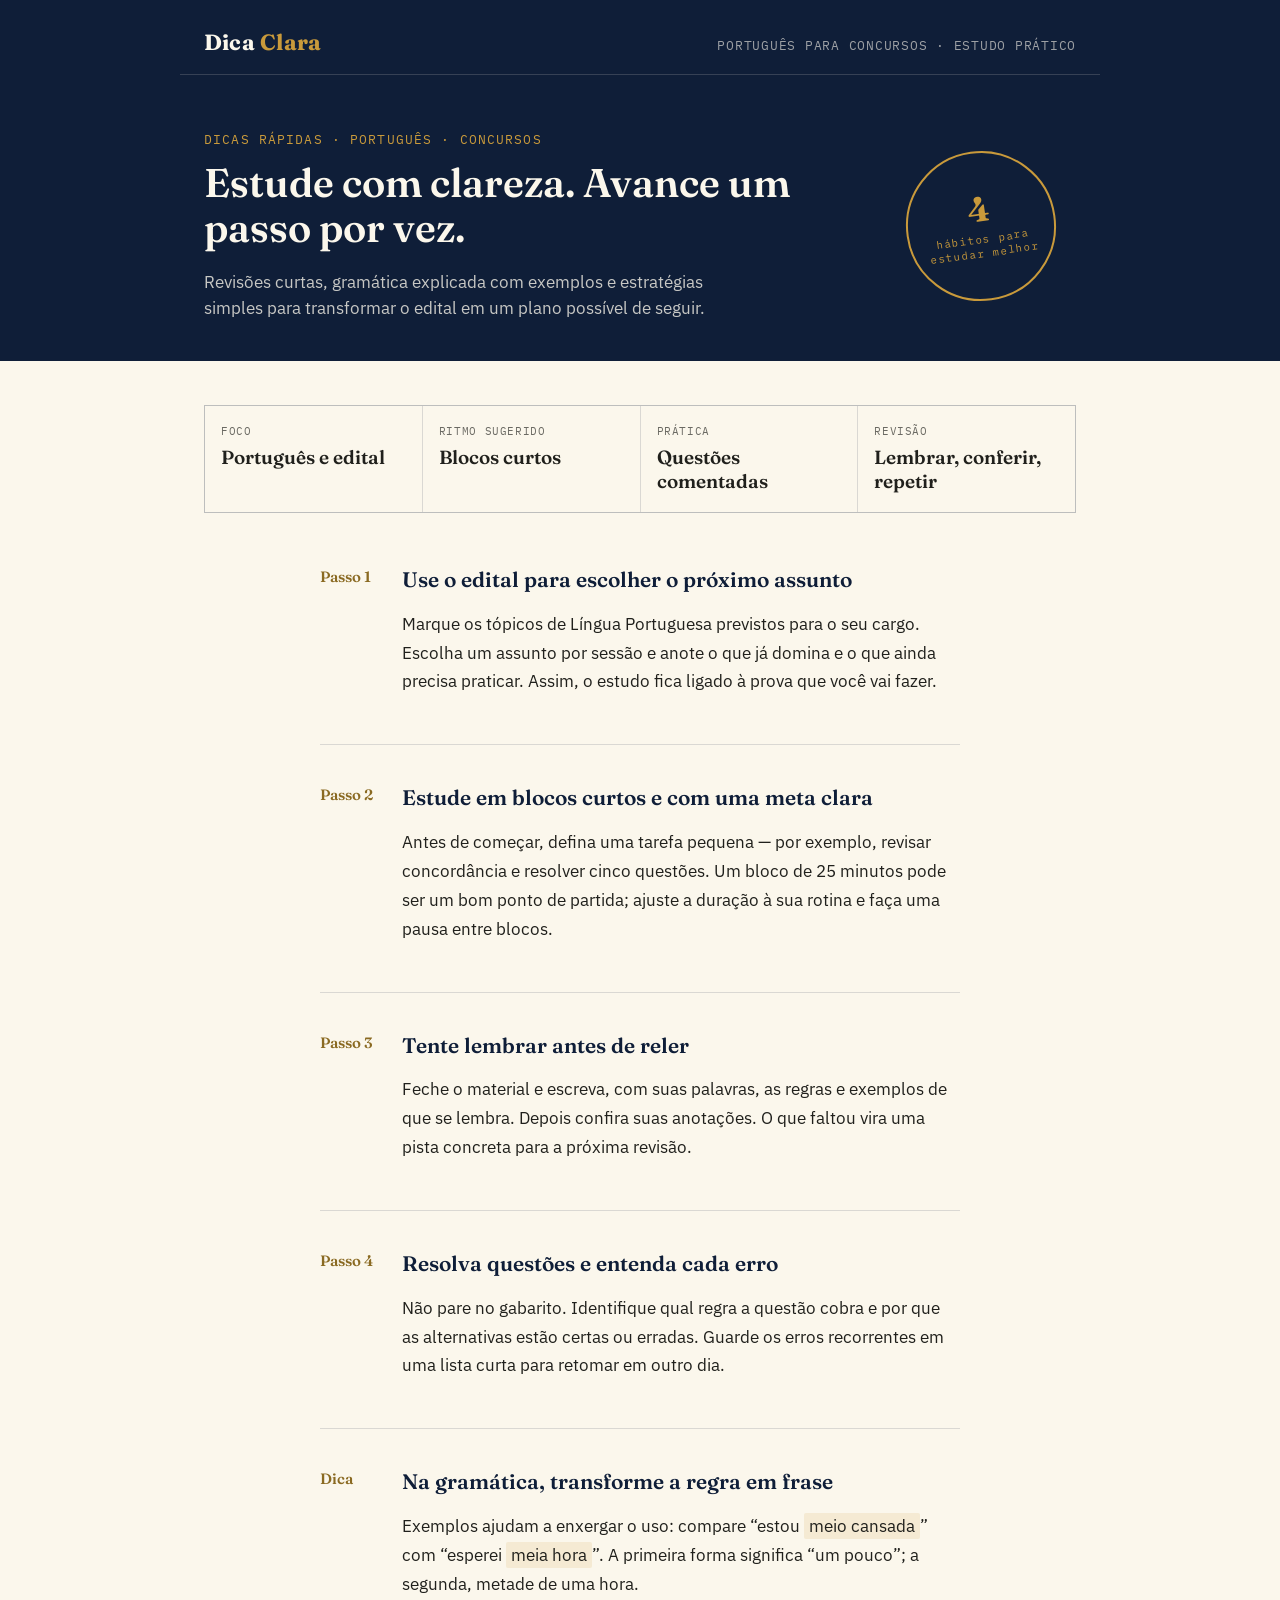
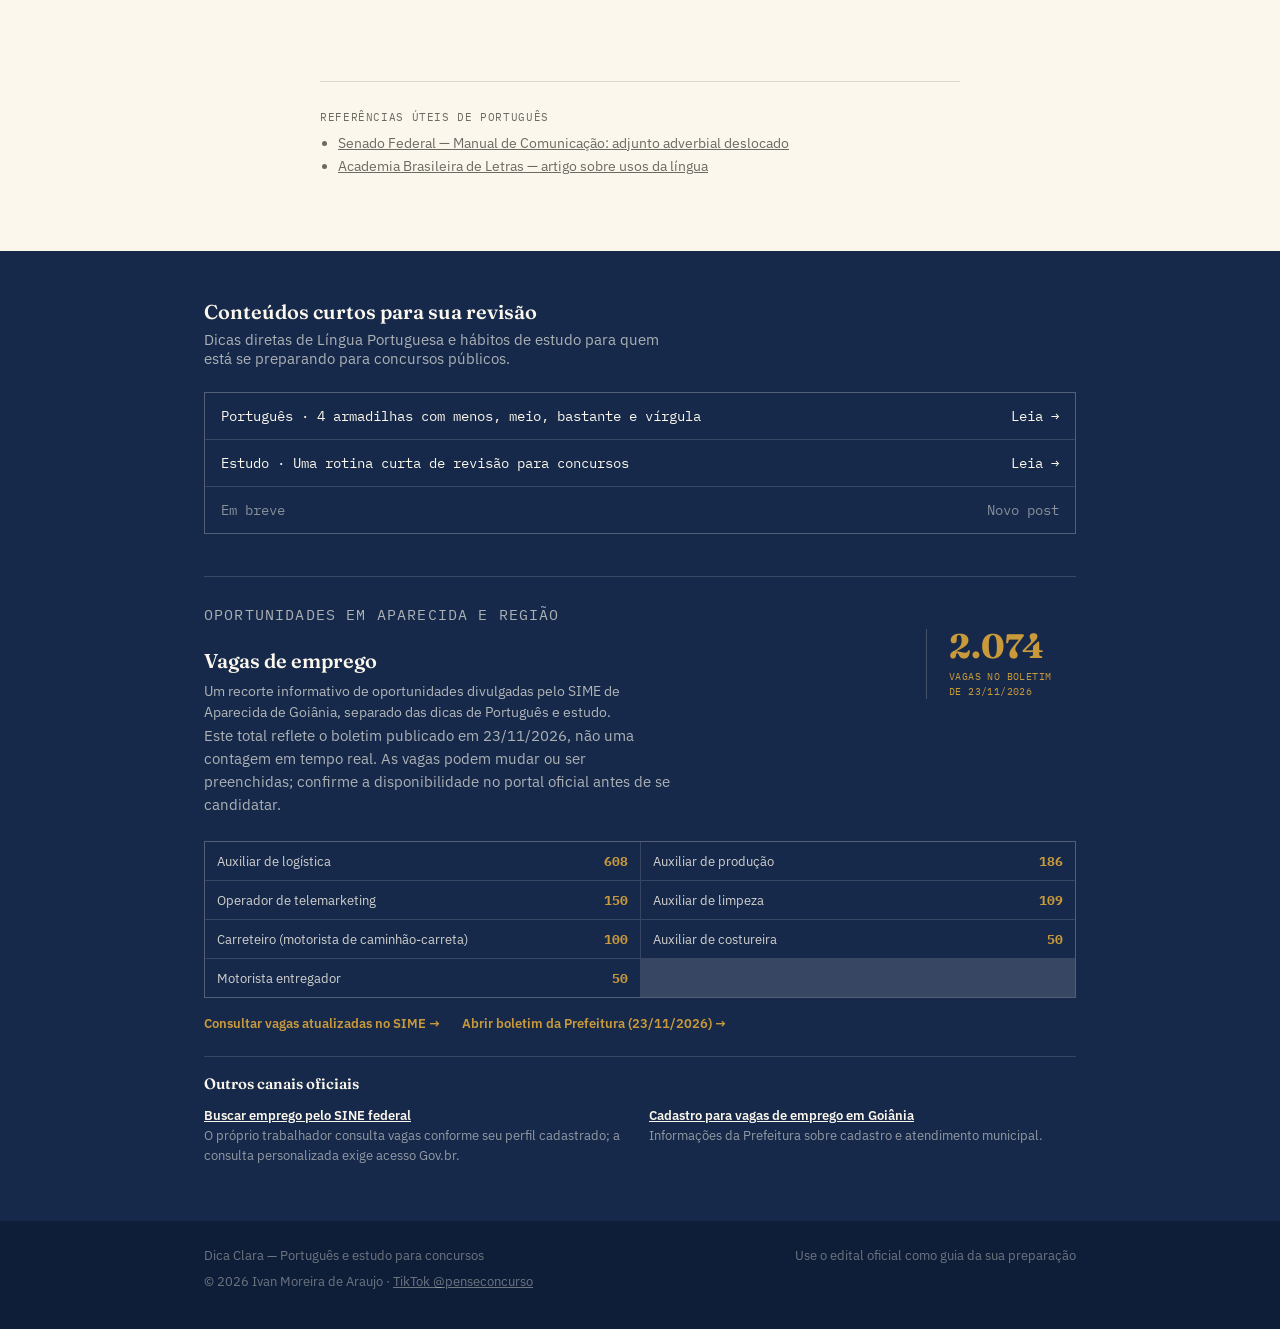
<file: index.html>
<!DOCTYPE html>
<html lang="pt-BR">
<head>
<meta charset="UTF-8">
<meta name="viewport" content="width=device-width, initial-scale=1.0">
<title>Dica Clara | Português e estudo para concursos</title>
<meta name="description" content="Dicas rápidas de Língua Portuguesa e estratégias simples de estudo para concursos públicos.">
<link rel="preconnect" href="https://fonts.googleapis.com">
<link rel="preconnect" href="https://fonts.gstatic.com" crossorigin>
<link href="https://fonts.googleapis.com/css2?family=Fraunces:opsz,wght@9..144,500;9..144,600;9..144,700&family=IBM+Plex+Sans:wght@400;500;600&family=IBM+Plex+Mono:wght@500&display=swap" rel="stylesheet">
<link rel="stylesheet" href="style.css">
</head>
<body>
  <div class="topbar">
    <div><div class="brand">Dica<span> Clara</span></div></div>
    <div class="tagline">Português para concursos · estudo prático</div>
  </div>

  <div class="hero">
    <div>
      <p class="eyebrow">Dicas rápidas · Português · Concursos</p>
      <h1>Estude com clareza. Avance um passo por vez.</h1>
      <p class="dek">Revisões curtas, gramática explicada com exemplos e estratégias simples para transformar o edital em um plano possível de seguir.</p>
    </div>
    <div class="stamp">
      <div class="num">4</div>
      <div class="lbl">hábitos para<br>estudar melhor</div>
    </div>
  </div>

  <div class="paper">
    <div class="paper-inner">
      <div class="facts">
        <div class="fact"><div class="k">Foco</div><div class="v">Português e edital</div></div>
        <div class="fact"><div class="k">Ritmo sugerido</div><div class="v">Blocos curtos</div></div>
        <div class="fact"><div class="k">Prática</div><div class="v">Questões comentadas</div></div>
        <div class="fact"><div class="k">Revisão</div><div class="v">Lembrar, conferir, repetir</div></div>
      </div>

      <div class="article">
        <div class="clause">
          <div class="art">Passo 1</div>
          <div>
            <h2>Use o edital para escolher o próximo assunto</h2>
            <p>Marque os tópicos de Língua Portuguesa previstos para o seu cargo. Escolha um assunto por sessão e anote o que já domina e o que ainda precisa praticar. Assim, o estudo fica ligado à prova que você vai fazer.</p>
          </div>
        </div>
        <div class="clause">
          <div class="art">Passo 2</div>
          <div>
            <h2>Estude em blocos curtos e com uma meta clara</h2>
            <p>Antes de começar, defina uma tarefa pequena — por exemplo, revisar concordância e resolver cinco questões. Um bloco de 25 minutos pode ser um bom ponto de partida; ajuste a duração à sua rotina e faça uma pausa entre blocos.</p>
          </div>
        </div>
        <div class="clause">
          <div class="art">Passo 3</div>
          <div>
            <h2>Tente lembrar antes de reler</h2>
            <p>Feche o material e escreva, com suas palavras, as regras e exemplos de que se lembra. Depois confira suas anotações. O que faltou vira uma pista concreta para a próxima revisão.</p>
          </div>
        </div>
        <div class="clause">
          <div class="art">Passo 4</div>
          <div>
            <h2>Resolva questões e entenda cada erro</h2>
            <p>Não pare no gabarito. Identifique qual regra a questão cobra e por que as alternativas estão certas ou erradas. Guarde os erros recorrentes em uma lista curta para retomar em outro dia.</p>
          </div>
        </div>
        <div class="clause">
          <div class="art">Dica</div>
          <div>
            <h2>Na gramática, transforme a regra em frase</h2>
            <p>Exemplos ajudam a enxergar o uso: compare “estou <span class="highlight">meio cansada</span>” com “esperei <span class="highlight">meia hora</span>”. A primeira forma significa “um pouco”; a segunda, metade de uma hora.</p>
          </div>
        </div>
      </div>

      <div class="sources">
        <div class="k">Referências úteis de Português</div>
        <ul>
          <li><a href="https://www12.senado.leg.br/manualdecomunicacao/estilos/adjunto-adverbial-deslocado" target="_blank" rel="noopener noreferrer">Senado Federal — Manual de Comunicação: adjunto adverbial deslocado</a></li>
          <li><a href="https://www.academia.org.br/artigos/vamos-falar-serio" target="_blank" rel="noopener noreferrer">Academia Brasileira de Letras — artigo sobre usos da língua</a></li>
        </ul>
      </div>
    </div>
  </div>

  <div class="upcoming">
    <div class="upcoming-inner">
      <h3>Conteúdos curtos para sua revisão</h3>
      <p>Dicas diretas de Língua Portuguesa e hábitos de estudo para quem está se preparando para concursos públicos.</p>
      <div class="ghost-list">
        <a class="ghost-row article-link" href="adverbios-concursos.html"><span>Português · 4 armadilhas com menos, meio, bastante e vírgula</span><span>Leia →</span></a>
        <a class="ghost-row article-link" href="estudo-concursos.html"><span>Estudo · Uma rotina curta de revisão para concursos</span><span>Leia →</span></a>
        <div class="ghost-row"><span>Em breve</span><span>Novo post</span></div>
      </div>

      <section class="jobs" aria-labelledby="jobs-title">
        <div class="jobs-head">
          <div>
            <p class="jobs-k">Oportunidades em Aparecida e região</p>
            <h3 id="jobs-title">Vagas de emprego</h3>
            <p class="jobs-intro">Um recorte informativo de oportunidades divulgadas pelo SIME de Aparecida de Goiânia, separado das dicas de Português e estudo.</p>
          </div>
          <div class="jobs-count"><strong>2.074</strong><span>vagas no boletim<br>de 23/11/2026</span></div>
        </div>
        <p class="jobs-update">Este total reflete o boletim publicado em 23/11/2026, não uma contagem em tempo real. As vagas podem mudar ou ser preenchidas; confirme a disponibilidade no portal oficial antes de se candidatar.</p>
        <ul class="jobs-roles" aria-label="Destaques do boletim de 23 de novembro de 2026">
          <li><span>Auxiliar de logística</span><strong>608</strong></li>
          <li><span>Auxiliar de produção</span><strong>186</strong></li>
          <li><span>Operador de telemarketing</span><strong>150</strong></li>
          <li><span>Auxiliar de limpeza</span><strong>109</strong></li>
          <li><span>Carreteiro (motorista de caminhão-carreta)</span><strong>100</strong></li>
          <li><span>Auxiliar de costureira</span><strong>50</strong></li>
          <li><span>Motorista entregador</span><strong>50</strong></li>
        </ul>
        <div class="jobs-actions">
          <a href="https://trabalho.aparecida.go.gov.br" target="_blank" rel="noopener noreferrer">Consultar vagas atualizadas no SIME →</a>
          <a href="https://aparecida.go.gov.br/empresas-de-aparecida-ofertam-mais-de-2-mil-vagas-de-emprego-nesta-semana-pelo-sime" target="_blank" rel="noopener noreferrer">Abrir boletim da Prefeitura (23/11/2026) →</a>
        </div>
        <div class="jobs-sine">
          <h4>Outros canais oficiais</h4>
          <div class="jobs-links">
            <p><a href="https://www.gov.br/pt-br/servicos/buscar-emprego-no-sistema-nacional-de-emprego-sine" target="_blank" rel="noopener noreferrer">Buscar emprego pelo SINE federal</a><br><span>O próprio trabalhador consulta vagas conforme seu perfil cadastrado; a consulta personalizada exige acesso Gov.br.</span></p>
            <p><a href="https://www.goiania.go.gov.br/sing_servicos/cadastro-para-vagas-de-emprego/" target="_blank" rel="noopener noreferrer">Cadastro para vagas de emprego em Goiânia</a><br><span>Informações da Prefeitura sobre cadastro e atendimento municipal.</span></p>
          </div>
        </div>
      </section>
    </div>
  </div>

  <footer>
    <span>Dica Clara — Português e estudo para concursos</span>
    <span>Use o edital oficial como guia da sua preparação</span>
    <span>© 2026 Ivan Moreira de Araujo · <a href="https://www.tiktok.com/@penseconcurso" target="_blank" rel="noopener noreferrer">TikTok @penseconcurso</a></span>
  </footer>
</body>
</html>
</file>
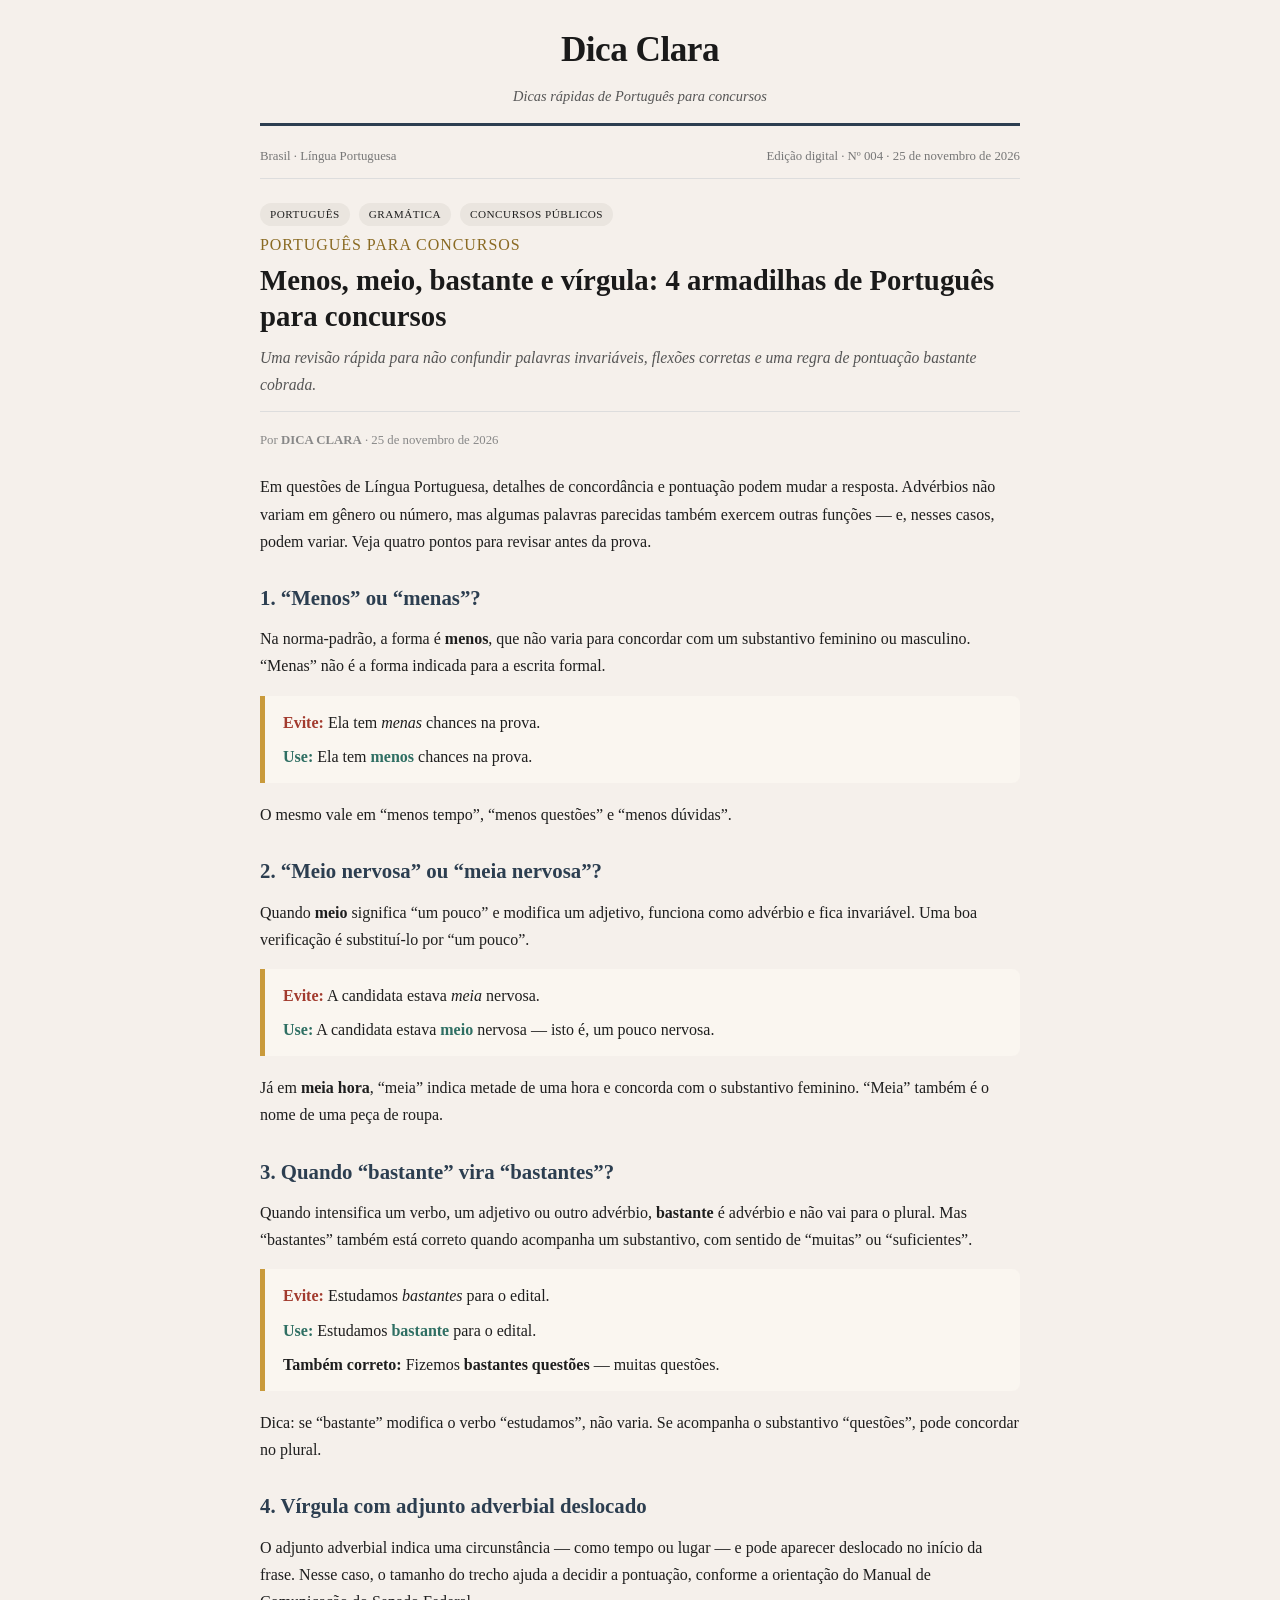
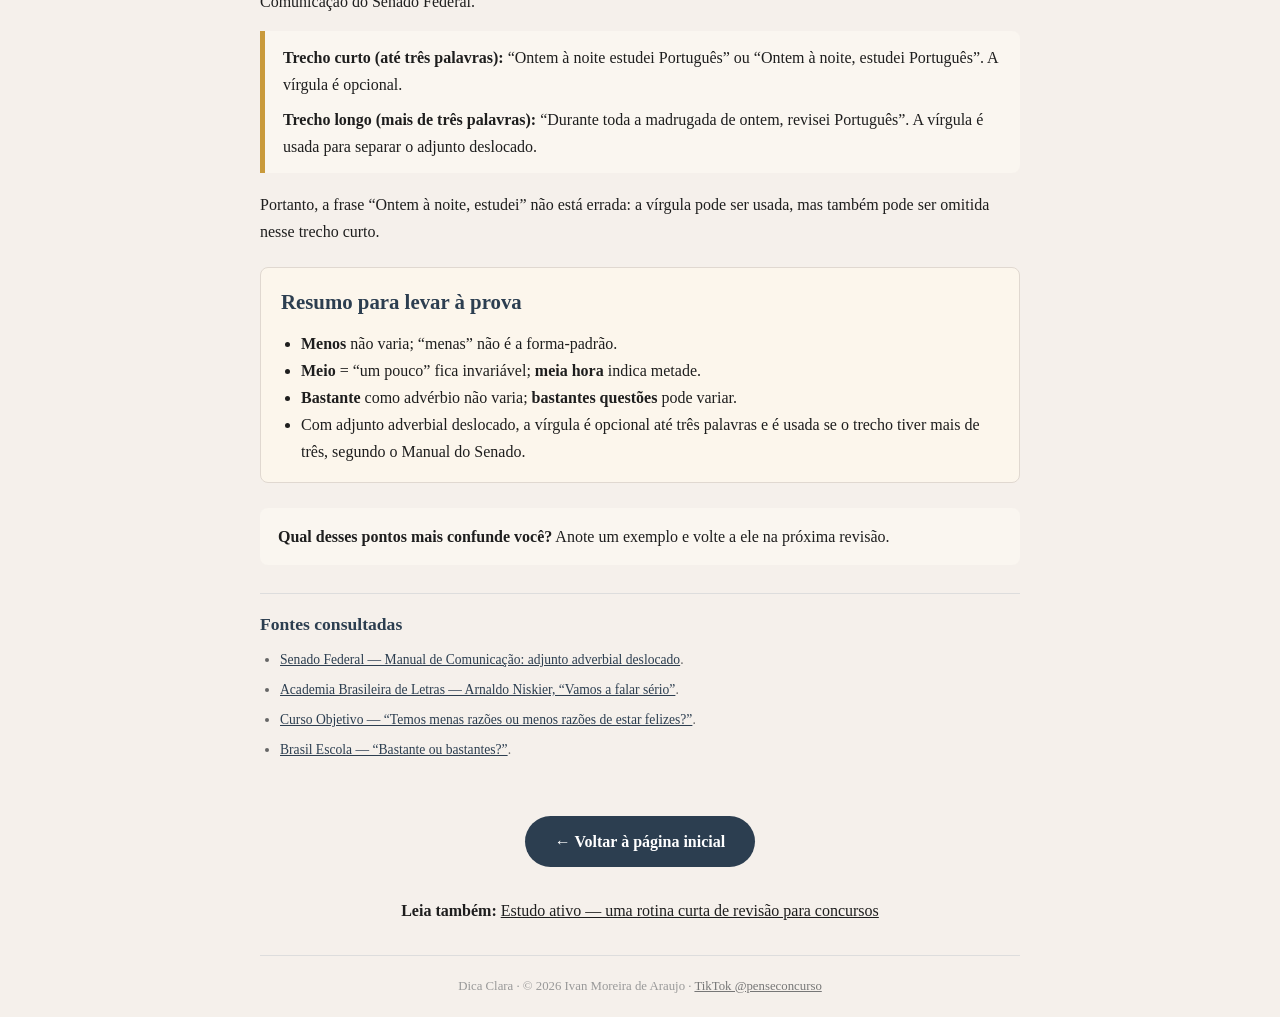
<file: adverbios-concursos.html>
<!DOCTYPE html>
<html lang="pt-BR">
<head>
    <meta charset="UTF-8">
    <meta name="viewport" content="width=device-width, initial-scale=1.0">
    <title>Menos, meio, bastante e vírgula: 4 armadilhas de Português para concursos — Dica Clara</title>
    <meta name="description" content="Revise quatro dúvidas de gramática que aparecem em concursos: menos ou menas, meio ou meia, bastante ou bastantes e vírgula no adjunto adverbial deslocado.">
    <style>
        * {
            margin: 0;
            padding: 0;
            box-sizing: border-box;
        }
        body {
            font-family: 'Georgia', 'Times New Roman', serif;
            background: #f5f0eb;
            color: #1e1e1e;
            padding: 20px;
            max-width: 800px;
            margin: 0 auto;
            line-height: 1.7;
        }
        a { color: inherit; }
        .header {
            text-align: center;
            border-bottom: 3px solid #2c3e50;
            padding-bottom: 15px;
            margin-bottom: 20px;
        }
        .header h1 {
            font-size: 2.2rem;
            font-weight: 700;
            letter-spacing: -0.5px;
            color: #1a1a1a;
        }
        .header .tagline {
            font-size: 0.9rem;
            color: #555;
            font-style: italic;
            margin-top: 4px;
        }
        .meta {
            display: flex;
            flex-wrap: wrap;
            justify-content: space-between;
            gap: 5px 16px;
            font-size: 0.8rem;
            color: #777;
            border-bottom: 1px solid #ddd;
            padding-bottom: 10px;
            margin-bottom: 20px;
        }
        .tags span {
            display: inline-block;
            background: #eae5df;
            padding: 2px 10px;
            border-radius: 12px;
            margin: 0 5px 5px 0;
            font-size: 0.7rem;
            text-transform: uppercase;
            letter-spacing: 0.5px;
        }
        .categoria {
            font-size: 1rem;
            margin: 0 0 5px;
            color: #8a6a22;
            letter-spacing: 0.06em;
            text-transform: uppercase;
        }
        .article-title {
            font-size: 1.8rem;
            margin: 0 0 10px;
            color: #1a1a1a;
            line-height: 1.25;
        }
        .subtitulo {
            color: #555;
            font-size: 0.98rem;
            border-bottom: 1px solid #ddd;
            padding-bottom: 12px;
            margin-bottom: 18px;
        }
        .byline {
            font-size: 0.8rem;
            color: #888;
            margin: 0 0 22px;
        }
        p { margin: 0 0 16px; }
        h2 {
            font-size: 1.5rem;
            margin: 28px 0 10px;
            color: #1a1a1a;
        }
        h3 {
            font-size: 1.3rem;
            margin: 25px 0 10px;
            color: #2c3e50;
        }
        .exemplo {
            background: #faf6f0;
            border-left: 5px solid #c99a3b;
            padding: 13px 18px;
            margin: 15px 0 18px;
            border-radius: 0 8px 8px 0;
        }
        .exemplo p { margin: 0 0 7px; }
        .exemplo p:last-child { margin-bottom: 0; }
        .exemplo .evite strong { color: #a23b2e; }
        .exemplo .use strong { color: #2f6f63; }
        .destaque {
            background: #faf6f0;
            border-left: 6px solid #c0392b;
            padding: 15px 20px;
            margin: 20px 0;
            border-radius: 0 8px 8px 0;
        }
        .resumo {
            background: #fcf6ec;
            padding: 16px 20px;
            border-radius: 8px;
            border: 1px solid #e0d8d0;
            margin: 22px 0;
        }
        .resumo h3 { margin-top: 0; }
        .resumo ul { margin: 8px 0 0 20px; }
        .fontes {
            border-top: 1px solid #ddd;
            padding-top: 16px;
            margin-top: 28px;
            font-size: 0.85rem;
            color: #666;
        }
        .fontes h2 {
            font-size: 1.1rem;
            margin: 0 0 8px;
            color: #2c3e50;
        }
        .fontes ul { padding-left: 20px; }
        .fontes li { margin-bottom: 7px; }
        .fontes a { color: #2c3e50; }
        .comentario-cta {
            background: #faf6f0;
            padding: 15px 18px;
            border-radius: 8px;
            margin: 25px 0 15px;
        }
        .botao-voltar {
            display: inline-block;
            background: #2c3e50;
            color: white;
            padding: 12px 30px;
            border-radius: 30px;
            text-decoration: none;
            font-weight: bold;
            margin: 30px 0 20px;
        }
        .botao-voltar:hover { background: #c0392b; }
        footer {
            text-align: center;
            font-size: 0.8rem;
            color: #999;
            border-top: 1px solid #ddd;
            padding-top: 20px;
            margin-top: 30px;
        }
        @media (max-width: 600px) {
            body { padding: 16px; }
            .header h1 { font-size: 1.8rem; }
            .article-title { font-size: 1.55rem; }
            h2 { font-size: 1.35rem; }
            .meta { flex-direction: column; align-items: flex-start; }
        }
    </style>
    </head>
<body>
    <header class="header">
        <h1>Dica Clara</h1>
        <div class="tagline">Dicas rápidas de Português para concursos</div>
    </header>

    <main>
        <div class="meta">
            <span>Brasil · Língua Portuguesa</span>
            <span>Edição digital · Nº 004 · 25 de novembro de 2026</span>
        </div>
        <div class="tags" aria-label="Temas da matéria">
            <span>Português</span>
            <span>Gramática</span>
            <span>Concursos públicos</span>
        </div>

        <article>
            <p class="categoria">Português para concursos</p>
            <h2 class="article-title">Menos, meio, bastante e vírgula: 4 armadilhas de Português para concursos</h2>
            <p class="subtitulo"><em>Uma revisão rápida para não confundir palavras invariáveis, flexões corretas e uma regra de pontuação bastante cobrada.</em></p>
            <p class="byline">Por <strong>DICA CLARA</strong> · 25 de novembro de 2026</p>

            <p>Em questões de Língua Portuguesa, detalhes de concordância e pontuação podem mudar a resposta. Advérbios não variam em gênero ou número, mas algumas palavras parecidas também exercem outras funções — e, nesses casos, podem variar. Veja quatro pontos para revisar antes da prova.</p>

            <section aria-labelledby="menos">
                <h3 id="menos">1. “Menos” ou “menas”?</h3>
                <p>Na norma-padrão, a forma é <strong>menos</strong>, que não varia para concordar com um substantivo feminino ou masculino. “Menas” não é a forma indicada para a escrita formal.</p>
                <div class="exemplo">
                    <p class="evite"><strong>Evite:</strong> Ela tem <em>menas</em> chances na prova.</p>
                    <p class="use"><strong>Use:</strong> Ela tem <strong>menos</strong> chances na prova.</p>
                </div>
                <p>O mesmo vale em “menos tempo”, “menos questões” e “menos dúvidas”.</p>
            </section>

            <section aria-labelledby="meio">
                <h3 id="meio">2. “Meio nervosa” ou “meia nervosa”?</h3>
                <p>Quando <strong>meio</strong> significa “um pouco” e modifica um adjetivo, funciona como advérbio e fica invariável. Uma boa verificação é substituí-lo por “um pouco”.</p>
                <div class="exemplo">
                    <p class="evite"><strong>Evite:</strong> A candidata estava <em>meia</em> nervosa.</p>
                    <p class="use"><strong>Use:</strong> A candidata estava <strong>meio</strong> nervosa — isto é, um pouco nervosa.</p>
                </div>
                <p>Já em <strong>meia hora</strong>, “meia” indica metade de uma hora e concorda com o substantivo feminino. “Meia” também é o nome de uma peça de roupa.</p>
            </section>

            <section aria-labelledby="bastante">
                <h3 id="bastante">3. Quando “bastante” vira “bastantes”?</h3>
                <p>Quando intensifica um verbo, um adjetivo ou outro advérbio, <strong>bastante</strong> é advérbio e não vai para o plural. Mas “bastantes” também está correto quando acompanha um substantivo, com sentido de “muitas” ou “suficientes”.</p>
                <div class="exemplo">
                    <p class="evite"><strong>Evite:</strong> Estudamos <em>bastantes</em> para o edital.</p>
                    <p class="use"><strong>Use:</strong> Estudamos <strong>bastante</strong> para o edital.</p>
                    <p><strong>Também correto:</strong> Fizemos <strong>bastantes questões</strong> — muitas questões.</p>
                </div>
                <p>Dica: se “bastante” modifica o verbo “estudamos”, não varia. Se acompanha o substantivo “questões”, pode concordar no plural.</p>
            </section>

            <section aria-labelledby="virgula">
                <h3 id="virgula">4. Vírgula com adjunto adverbial deslocado</h3>
                <p>O adjunto adverbial indica uma circunstância — como tempo ou lugar — e pode aparecer deslocado no início da frase. Nesse caso, o tamanho do trecho ajuda a decidir a pontuação, conforme a orientação do Manual de Comunicação do Senado Federal.</p>
                <div class="exemplo">
                    <p><strong>Trecho curto (até três palavras):</strong> “Ontem à noite estudei Português” ou “Ontem à noite, estudei Português”. A vírgula é opcional.</p>
                    <p><strong>Trecho longo (mais de três palavras):</strong> “Durante toda a madrugada de ontem, revisei Português”. A vírgula é usada para separar o adjunto deslocado.</p>
                </div>
                <p>Portanto, a frase “Ontem à noite, estudei” não está errada: a vírgula pode ser usada, mas também pode ser omitida nesse trecho curto.</p>
            </section>

            <div class="resumo">
                <h3>Resumo para levar à prova</h3>
                <ul>
                    <li><strong>Menos</strong> não varia; “menas” não é a forma-padrão.</li>
                    <li><strong>Meio</strong> = “um pouco” fica invariável; <strong>meia hora</strong> indica metade.</li>
                    <li><strong>Bastante</strong> como advérbio não varia; <strong>bastantes questões</strong> pode variar.</li>
                    <li>Com adjunto adverbial deslocado, a vírgula é opcional até três palavras e é usada se o trecho tiver mais de três, segundo o Manual do Senado.</li>
                </ul>
            </div>

            <p class="comentario-cta"><strong>Qual desses pontos mais confunde você?</strong> Anote um exemplo e volte a ele na próxima revisão.</p>

            <div class="fontes">
                <h2>Fontes consultadas</h2>
                <ul>
                    <li><a href="https://www12.senado.leg.br/manualdecomunicacao/estilos/adjunto-adverbial-deslocado" target="_blank" rel="noopener noreferrer">Senado Federal — Manual de Comunicação: adjunto adverbial deslocado</a>.</li>
                    <li><a href="https://www.academia.org.br/artigos/vamos-falar-serio" target="_blank" rel="noopener noreferrer">Academia Brasileira de Letras — Arnaldo Niskier, “Vamos a falar sério”</a>.</li>
                    <li><a href="https://www.curso-objetivo.br/vestibular/bom-portugues/temos-menas-razoes-ou-menos-razoes-de-estar-felizes.aspx" target="_blank" rel="noopener noreferrer">Curso Objetivo — “Temos menas razões ou menos razões de estar felizes?”</a>.</li>
                    <li><a href="https://brasilescola.uol.com.br/gramatica/bastante-ou-bastantes.htm" target="_blank" rel="noopener noreferrer">Brasil Escola — “Bastante ou bastantes?”</a>.</li>
                </ul>
            </div>
        </article>

        <div style="text-align: center; margin: 25px 0 10px;">
            <a href="index.html" class="botao-voltar">← Voltar à página inicial</a>
        </div>
        <p style="text-align: center; margin: 0 0 18px;"><strong>Leia também:</strong> <a href="estudo-concursos.html">Estudo ativo — uma rotina curta de revisão para concursos</a></p>
    </main>

    <footer>
        Dica Clara · © 2026 Ivan Moreira de Araujo · <a href="https://www.tiktok.com/@penseconcurso" target="_blank" rel="noopener noreferrer" style="color:#777;">TikTok @penseconcurso</a>
    </footer>
</body>
</html>
</file>
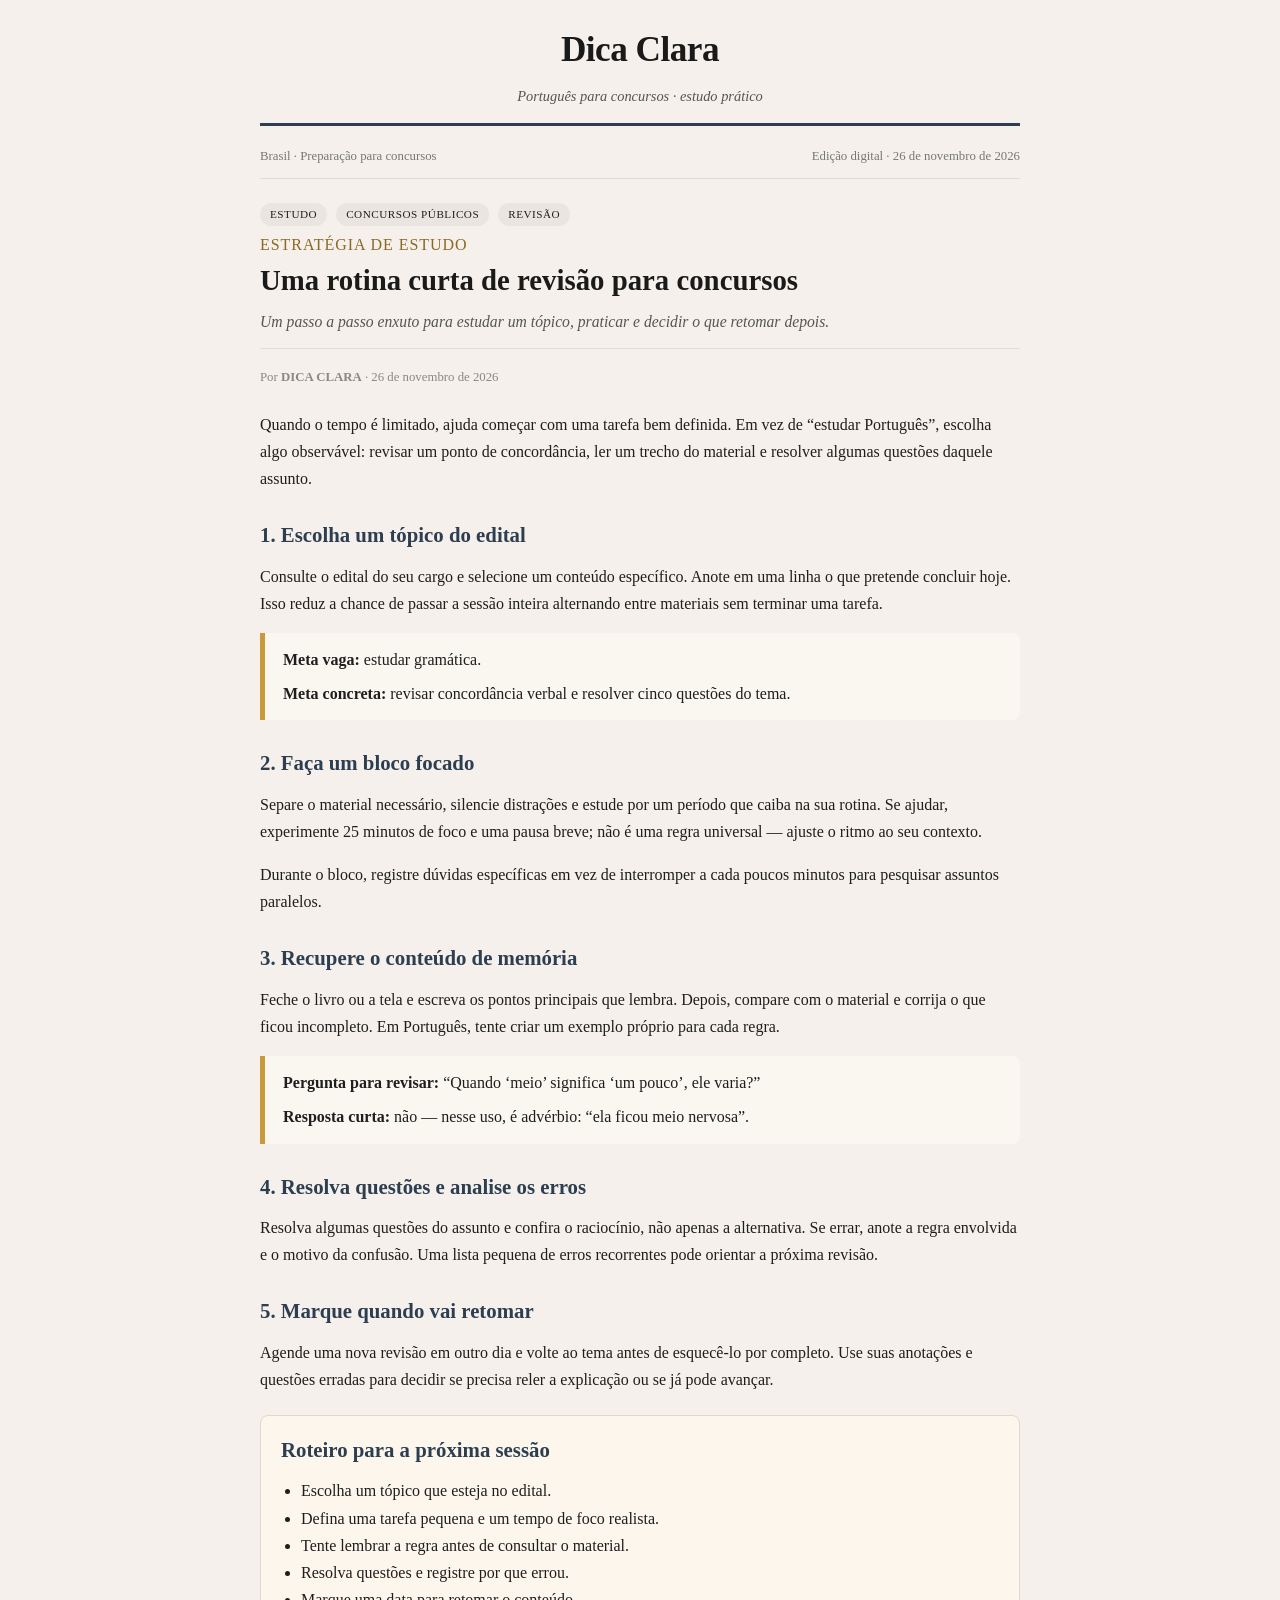
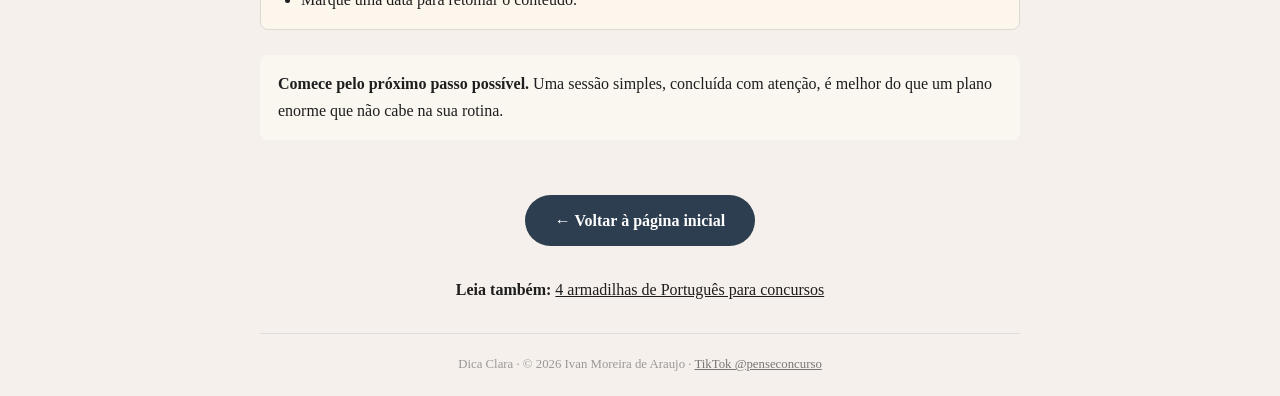
<file: estudo-concursos.html>
<!DOCTYPE html>
<html lang="pt-BR">
<head>
    <meta charset="UTF-8">
    <meta name="viewport" content="width=device-width, initial-scale=1.0">
    <title>Uma rotina curta de revisão para concursos — Dica Clara</title>
    <meta name="description" content="Um roteiro simples para organizar uma sessão de estudo, praticar questões e revisar conteúdos para concursos.">
    <style>
* {
            margin: 0;
            padding: 0;
            box-sizing: border-box;
        }
        body {
            font-family: 'Georgia', 'Times New Roman', serif;
            background: #f5f0eb;
            color: #1e1e1e;
            padding: 20px;
            max-width: 800px;
            margin: 0 auto;
            line-height: 1.7;
        }
        a { color: inherit; }
        .header {
            text-align: center;
            border-bottom: 3px solid #2c3e50;
            padding-bottom: 15px;
            margin-bottom: 20px;
        }
        .header h1 {
            font-size: 2.2rem;
            font-weight: 700;
            letter-spacing: -0.5px;
            color: #1a1a1a;
        }
        .header .tagline {
            font-size: 0.9rem;
            color: #555;
            font-style: italic;
            margin-top: 4px;
        }
        .meta {
            display: flex;
            flex-wrap: wrap;
            justify-content: space-between;
            gap: 5px 16px;
            font-size: 0.8rem;
            color: #777;
            border-bottom: 1px solid #ddd;
            padding-bottom: 10px;
            margin-bottom: 20px;
        }
        .tags span {
            display: inline-block;
            background: #eae5df;
            padding: 2px 10px;
            border-radius: 12px;
            margin: 0 5px 5px 0;
            font-size: 0.7rem;
            text-transform: uppercase;
            letter-spacing: 0.5px;
        }
        .categoria {
            font-size: 1rem;
            margin: 0 0 5px;
            color: #8a6a22;
            letter-spacing: 0.06em;
            text-transform: uppercase;
        }
        .article-title {
            font-size: 1.8rem;
            margin: 0 0 10px;
            color: #1a1a1a;
            line-height: 1.25;
        }
        .subtitulo {
            color: #555;
            font-size: 0.98rem;
            border-bottom: 1px solid #ddd;
            padding-bottom: 12px;
            margin-bottom: 18px;
        }
        .byline {
            font-size: 0.8rem;
            color: #888;
            margin: 0 0 22px;
        }
        p { margin: 0 0 16px; }
        h2 {
            font-size: 1.5rem;
            margin: 28px 0 10px;
            color: #1a1a1a;
        }
        h3 {
            font-size: 1.3rem;
            margin: 25px 0 10px;
            color: #2c3e50;
        }
        .exemplo {
            background: #faf6f0;
            border-left: 5px solid #c99a3b;
            padding: 13px 18px;
            margin: 15px 0 18px;
            border-radius: 0 8px 8px 0;
        }
        .exemplo p { margin: 0 0 7px; }
        .exemplo p:last-child { margin-bottom: 0; }
        .exemplo .evite strong { color: #a23b2e; }
        .exemplo .use strong { color: #2f6f63; }
        .destaque {
            background: #faf6f0;
            border-left: 6px solid #c0392b;
            padding: 15px 20px;
            margin: 20px 0;
            border-radius: 0 8px 8px 0;
        }
        .resumo {
            background: #fcf6ec;
            padding: 16px 20px;
            border-radius: 8px;
            border: 1px solid #e0d8d0;
            margin: 22px 0;
        }
        .resumo h3 { margin-top: 0; }
        .resumo ul { margin: 8px 0 0 20px; }
        .fontes {
            border-top: 1px solid #ddd;
            padding-top: 16px;
            margin-top: 28px;
            font-size: 0.85rem;
            color: #666;
        }
        .fontes h2 {
            font-size: 1.1rem;
            margin: 0 0 8px;
            color: #2c3e50;
        }
        .fontes ul { padding-left: 20px; }
        .fontes li { margin-bottom: 7px; }
        .fontes a { color: #2c3e50; }
        .comentario-cta {
            background: #faf6f0;
            padding: 15px 18px;
            border-radius: 8px;
            margin: 25px 0 15px;
        }
        .botao-voltar {
            display: inline-block;
            background: #2c3e50;
            color: white;
            padding: 12px 30px;
            border-radius: 30px;
            text-decoration: none;
            font-weight: bold;
            margin: 30px 0 20px;
        }
        .botao-voltar:hover { background: #c0392b; }
        footer {
            text-align: center;
            font-size: 0.8rem;
            color: #999;
            border-top: 1px solid #ddd;
            padding-top: 20px;
            margin-top: 30px;
        }
        @media (max-width: 600px) {
            body { padding: 16px; }
            .header h1 { font-size: 1.8rem; }
            .article-title { font-size: 1.55rem; }
            h2 { font-size: 1.35rem; }
            .meta { flex-direction: column; align-items: flex-start; }
        }
    </style>
</head>
<body>
    <header class="header">
        <h1>Dica Clara</h1>
        <div class="tagline">Português para concursos · estudo prático</div>
    </header>
    <main>
        <div class="meta">
            <span>Brasil · Preparação para concursos</span>
            <span>Edição digital · 26 de novembro de 2026</span>
        </div>
        <div class="tags" aria-label="Temas da matéria">
            <span>Estudo</span>
            <span>Concursos públicos</span>
            <span>Revisão</span>
        </div>
        <article>
            <p class="categoria">Estratégia de estudo</p>
            <h2 class="article-title">Uma rotina curta de revisão para concursos</h2>
            <p class="subtitulo"><em>Um passo a passo enxuto para estudar um tópico, praticar e decidir o que retomar depois.</em></p>
            <p class="byline">Por <strong>DICA CLARA</strong> · 26 de novembro de 2026</p>

            <p>Quando o tempo é limitado, ajuda começar com uma tarefa bem definida. Em vez de “estudar Português”, escolha algo observável: revisar um ponto de concordância, ler um trecho do material e resolver algumas questões daquele assunto.</p>

            <section aria-labelledby="planejar">
                <h3 id="planejar">1. Escolha um tópico do edital</h3>
                <p>Consulte o edital do seu cargo e selecione um conteúdo específico. Anote em uma linha o que pretende concluir hoje. Isso reduz a chance de passar a sessão inteira alternando entre materiais sem terminar uma tarefa.</p>
                <div class="exemplo">
                    <p><strong>Meta vaga:</strong> estudar gramática.</p>
                    <p><strong>Meta concreta:</strong> revisar concordância verbal e resolver cinco questões do tema.</p>
                </div>
            </section>

            <section aria-labelledby="estudar">
                <h3 id="estudar">2. Faça um bloco focado</h3>
                <p>Separe o material necessário, silencie distrações e estude por um período que caiba na sua rotina. Se ajudar, experimente 25 minutos de foco e uma pausa breve; não é uma regra universal — ajuste o ritmo ao seu contexto.</p>
                <p>Durante o bloco, registre dúvidas específicas em vez de interromper a cada poucos minutos para pesquisar assuntos paralelos.</p>
            </section>

            <section aria-labelledby="recordar">
                <h3 id="recordar">3. Recupere o conteúdo de memória</h3>
                <p>Feche o livro ou a tela e escreva os pontos principais que lembra. Depois, compare com o material e corrija o que ficou incompleto. Em Português, tente criar um exemplo próprio para cada regra.</p>
                <div class="exemplo">
                    <p><strong>Pergunta para revisar:</strong> “Quando ‘meio’ significa ‘um pouco’, ele varia?”</p>
                    <p><strong>Resposta curta:</strong> não — nesse uso, é advérbio: “ela ficou meio nervosa”.</p>
                </div>
            </section>

            <section aria-labelledby="questoes">
                <h3 id="questoes">4. Resolva questões e analise os erros</h3>
                <p>Resolva algumas questões do assunto e confira o raciocínio, não apenas a alternativa. Se errar, anote a regra envolvida e o motivo da confusão. Uma lista pequena de erros recorrentes pode orientar a próxima revisão.</p>
            </section>

            <section aria-labelledby="retomar">
                <h3 id="retomar">5. Marque quando vai retomar</h3>
                <p>Agende uma nova revisão em outro dia e volte ao tema antes de esquecê-lo por completo. Use suas anotações e questões erradas para decidir se precisa reler a explicação ou se já pode avançar.</p>
            </section>

            <div class="resumo">
                <h3>Roteiro para a próxima sessão</h3>
                <ul>
                    <li>Escolha um tópico que esteja no edital.</li>
                    <li>Defina uma tarefa pequena e um tempo de foco realista.</li>
                    <li>Tente lembrar a regra antes de consultar o material.</li>
                    <li>Resolva questões e registre por que errou.</li>
                    <li>Marque uma data para retomar o conteúdo.</li>
                </ul>
            </div>

            <p class="comentario-cta"><strong>Comece pelo próximo passo possível.</strong> Uma sessão simples, concluída com atenção, é melhor do que um plano enorme que não cabe na sua rotina.</p>
        </article>
        <div style="text-align: center; margin: 25px 0 10px;">
            <a href="index.html" class="botao-voltar">← Voltar à página inicial</a>
        </div>
        <p style="text-align: center; margin: 0 0 18px;"><strong>Leia também:</strong> <a href="adverbios-concursos.html">4 armadilhas de Português para concursos</a></p>
    </main>
    <footer>
        Dica Clara · © 2026 Ivan Moreira de Araujo · <a href="https://www.tiktok.com/@penseconcurso" target="_blank" rel="noopener noreferrer" style="color:#777;">TikTok @penseconcurso</a>
    </footer>
</body>
</html>
</file>
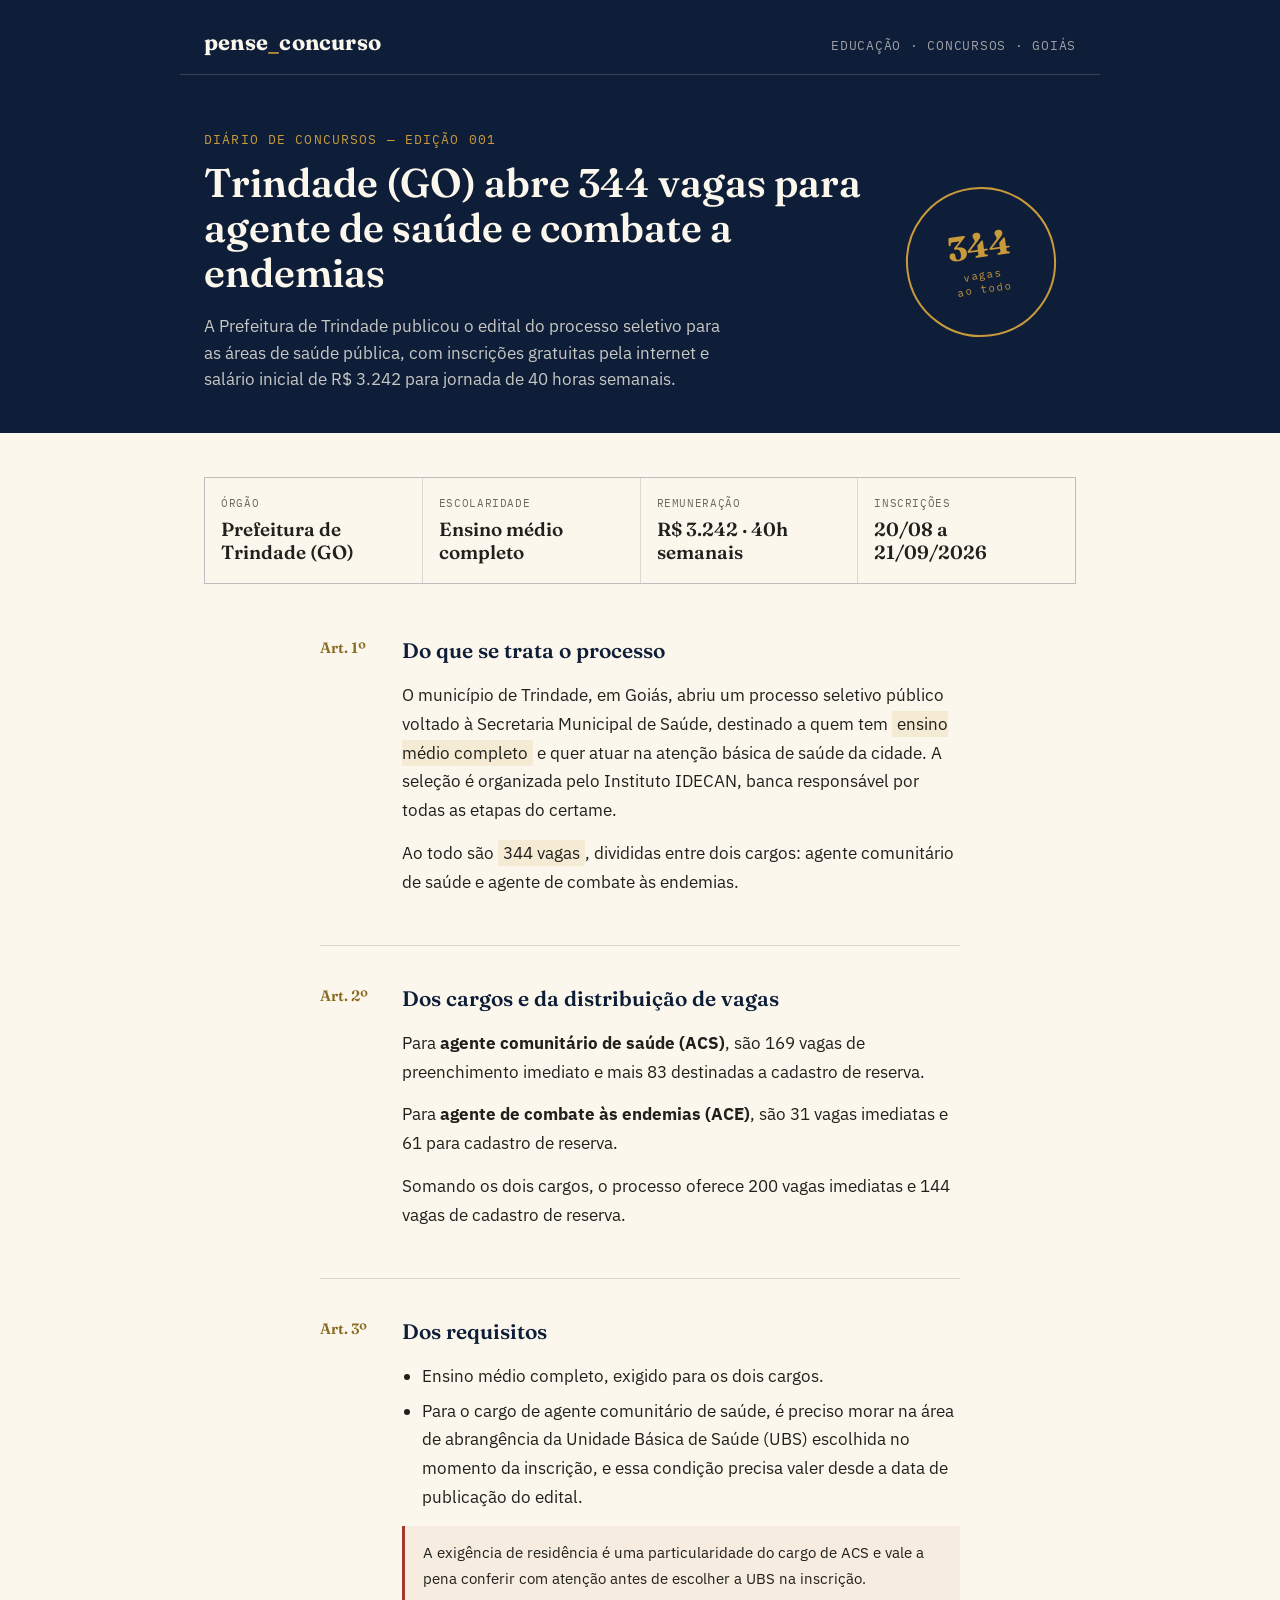
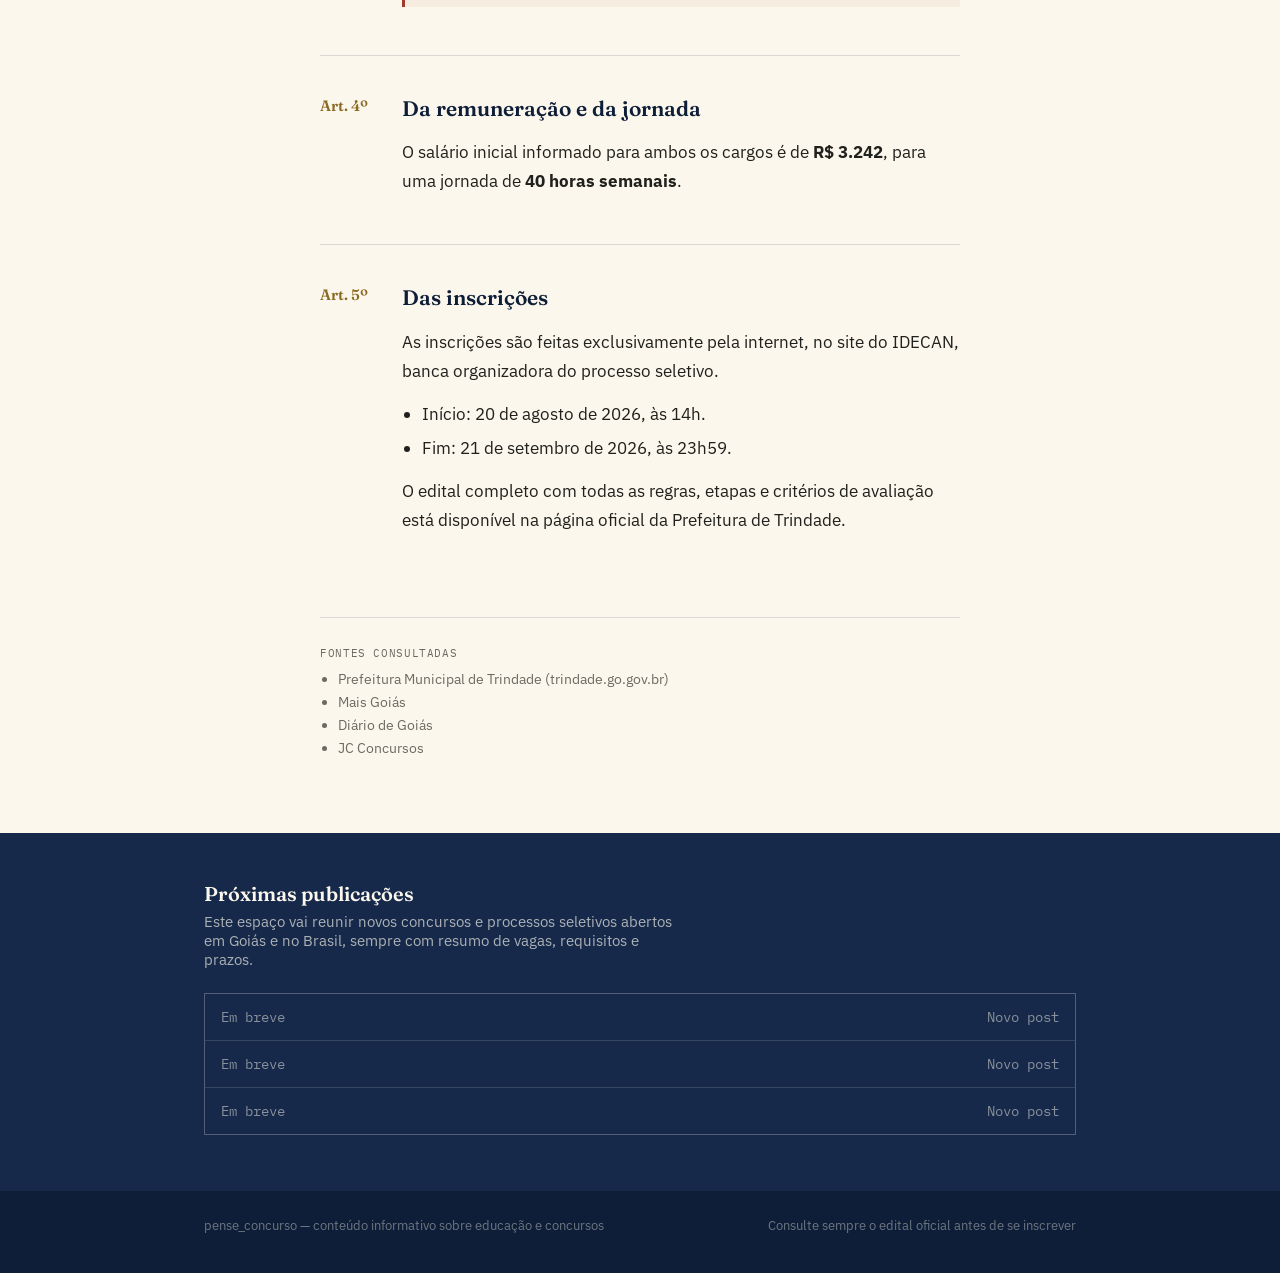
<file: index (1).html>
<!DOCTYPE html>
<html lang="pt-BR">
<head>
<meta charset="UTF-8">
<meta name="viewport" content="width=device-width, initial-scale=1.0">
<title>pense_concurso — Trindade (GO) abre 344 vagas para agentes de saúde</title>
<link rel="preconnect" href="https://fonts.googleapis.com">
<link rel="preconnect" href="https://fonts.gstatic.com" crossorigin>
<link href="https://fonts.googleapis.com/css2?family=Fraunces:opsz,wght@9..144,500;9..144,600;9..144,700&family=IBM+Plex+Sans:wght@400;500;600&family=IBM+Plex+Mono:wght@500&display=swap" rel="stylesheet">
<style>
  :root{
    --ink:#0F1E38;
    --ink-light:#16294A;
    --paper:#FBF7EC;
    --paper-dim:#F1ECDC;
    --gold:#C99A3B;
    --gold-dark:#8A6A22;
    --teal:#2F6F63;
    --stamp:#A23B2E;
    --text-dark:#20201C;
    --text-muted:#6B6A63;
    --rule: rgba(15,30,56,0.14);
  }
  *{box-sizing:border-box;}
  body{
    margin:0;
    background:var(--ink);
    color:var(--paper);
    font-family:'IBM Plex Sans', sans-serif;
  }
  a{color:inherit;}

  /* ---------- top bar ---------- */
  .topbar{
    max-width:920px;
    margin:0 auto;
    padding:28px 24px 18px;
    display:flex;
    align-items:baseline;
    justify-content:space-between;
    border-bottom:1px solid rgba(251,247,236,0.16);
  }
  .brand{
    font-family:'Fraunces', serif;
    font-weight:700;
    font-size:22px;
    letter-spacing:0.01em;
  }
  .brand span{color:var(--gold);}
  .tagline{
    font-size:12.5px;
    color:rgba(251,247,236,0.6);
    font-family:'IBM Plex Mono', monospace;
    text-transform:uppercase;
    letter-spacing:0.06em;
  }

  /* ---------- hero ---------- */
  .hero{
    max-width:920px;
    margin:0 auto;
    padding:56px 24px 40px;
    display:grid;
    grid-template-columns:1fr 170px;
    gap:36px;
    align-items:center;
  }
  .eyebrow{
    font-family:'IBM Plex Mono', monospace;
    font-size:12.5px;
    letter-spacing:0.09em;
    text-transform:uppercase;
    color:var(--gold);
    margin:0 0 14px;
  }
  h1{
    font-family:'Fraunces', serif;
    font-weight:600;
    font-size:40px;
    line-height:1.12;
    margin:0 0 18px;
    color:var(--paper);
  }
  .dek{
    font-size:16.5px;
    line-height:1.6;
    color:rgba(251,247,236,0.78);
    margin:0;
    max-width:52ch;
  }
  .stamp{
    width:150px;
    height:150px;
    border-radius:50%;
    border:2.5px solid var(--gold);
    display:flex;
    flex-direction:column;
    align-items:center;
    justify-content:center;
    transform:rotate(-8deg);
    font-family:'IBM Plex Mono', monospace;
    color:var(--gold);
    text-align:center;
    flex-shrink:0;
  }
  .stamp .num{
    font-family:'Fraunces', serif;
    font-weight:700;
    font-size:34px;
    line-height:1;
  }
  .stamp .lbl{
    font-size:10.5px;
    letter-spacing:0.08em;
    margin-top:6px;
  }

  /* ---------- paper section ---------- */
  .paper{
    background:var(--paper);
    color:var(--text-dark);
  }
  .paper-inner{
    max-width:920px;
    margin:0 auto;
    padding:44px 24px 20px;
  }

  /* quick facts strip */
  .facts{
    display:grid;
    grid-template-columns:repeat(4,1fr);
    gap:1px;
    background:var(--rule);
    border:1px solid var(--rule);
    margin-bottom:48px;
  }
  .fact{
    background:var(--paper);
    padding:18px 16px;
  }
  .fact .k{
    font-family:'IBM Plex Mono', monospace;
    font-size:10.5px;
    letter-spacing:0.06em;
    text-transform:uppercase;
    color:var(--text-muted);
    margin-bottom:8px;
  }
  .fact .v{
    font-family:'Fraunces', serif;
    font-weight:600;
    font-size:19px;
    line-height:1.25;
  }

  /* article body, gazette style */
  .article{
    max-width:640px;
    margin:0 auto 8px;
    font-size:16.5px;
    line-height:1.75;
  }
  .article p{margin:0 0 22px;}
  .clause{
    display:grid;
    grid-template-columns:64px 1fr;
    gap:18px;
    margin-bottom:34px;
    padding-bottom:34px;
    border-bottom:1px solid var(--rule);
  }
  .clause:last-child{border-bottom:none;}
  .clause .art{
    font-family:'Fraunces', serif;
    font-weight:600;
    font-size:15px;
    color:var(--gold-dark);
    padding-top:3px;
  }
  .clause h2{
    font-family:'Fraunces', serif;
    font-weight:600;
    font-size:21px;
    margin:0 0 12px;
    color:var(--ink);
  }
  .clause p{margin:0 0 14px;}
  .clause ul{margin:0 0 14px;padding-left:20px;}
  .clause li{margin-bottom:6px;}
  .highlight{
    background:rgba(201,154,59,0.14);
    padding:2px 5px;
    border-radius:2px;
  }
  .callout{
    border-left:3px solid var(--stamp);
    background:rgba(162,59,46,0.06);
    padding:14px 18px;
    font-size:15px;
    color:var(--text-dark);
    margin:0 0 14px;
  }
  .callout b{color:var(--stamp);}

  /* sources */
  .sources{
    max-width:640px;
    margin:0 auto 56px;
    padding-top:28px;
    border-top:1px solid var(--rule);
  }
  .sources .k{
    font-family:'IBM Plex Mono', monospace;
    font-size:10.5px;
    letter-spacing:0.06em;
    text-transform:uppercase;
    color:var(--text-muted);
    margin-bottom:10px;
  }
  .sources ul{margin:0;padding-left:18px;font-size:13.5px;color:var(--text-muted);}
  .sources li{margin-bottom:5px;}

  /* upcoming */
  .upcoming{
    background:var(--ink-light);
    color:var(--paper);
  }
  .upcoming-inner{
    max-width:920px;
    margin:0 auto;
    padding:48px 24px 56px;
  }
  .upcoming h3{
    font-family:'Fraunces', serif;
    font-weight:600;
    font-size:20px;
    margin:0 0 6px;
  }
  .upcoming p{
    font-size:14.5px;
    color:rgba(251,247,236,0.66);
    margin:0 0 24px;
    max-width:52ch;
  }
  .ghost-list{
    display:grid;
    gap:1px;
    background:rgba(251,247,236,0.14);
    border:1px solid rgba(251,247,236,0.14);
  }
  .ghost-row{
    background:var(--ink-light);
    padding:14px 16px;
    display:flex;
    justify-content:space-between;
    font-size:13.5px;
    color:rgba(251,247,236,0.5);
    font-family:'IBM Plex Mono', monospace;
  }

  footer{
    max-width:920px;
    margin:0 auto;
    padding:26px 24px 40px;
    font-size:12.5px;
    color:rgba(251,247,236,0.4);
    display:flex;
    justify-content:space-between;
    flex-wrap:wrap;
    gap:10px;
  }

  @media (max-width:640px){
    .hero{grid-template-columns:1fr;}
    .stamp{transform:rotate(-6deg);width:120px;height:120px;}
    .stamp .num{font-size:26px;}
    h1{font-size:30px;}
    .facts{grid-template-columns:repeat(2,1fr);}
    .clause{grid-template-columns:1fr;gap:6px;}
  }
</style>
</head>
<body>

  <div class="topbar">
    <div>
      <div class="brand">pense<span>_</span>concurso</div>
    </div>
    <div class="tagline">Educação · Concursos · Goiás</div>
  </div>

  <div class="hero">
    <div>
      <p class="eyebrow">Diário de concursos — edição 001</p>
      <h1>Trindade (GO) abre 344 vagas para agente de saúde e combate a endemias</h1>
      <p class="dek">A Prefeitura de Trindade publicou o edital do processo seletivo para as áreas de saúde pública, com inscrições gratuitas pela internet e salário inicial de R$ 3.242 para jornada de 40 horas semanais.</p>
    </div>
    <div class="stamp">
      <div class="num">344</div>
      <div class="lbl">vagas<br>ao todo</div>
    </div>
  </div>

  <div class="paper">
    <div class="paper-inner">

      <div class="facts">
        <div class="fact"><div class="k">Órgão</div><div class="v">Prefeitura de Trindade (GO)</div></div>
        <div class="fact"><div class="k">Escolaridade</div><div class="v">Ensino médio completo</div></div>
        <div class="fact"><div class="k">Remuneração</div><div class="v">R$ 3.242 · 40h semanais</div></div>
        <div class="fact"><div class="k">Inscrições</div><div class="v">20/08 a 21/09/2026</div></div>
      </div>

      <div class="article">

        <div class="clause">
          <div class="art">Art. 1º</div>
          <div>
            <h2>Do que se trata o processo</h2>
            <p>O município de Trindade, em Goiás, abriu um processo seletivo público voltado à Secretaria Municipal de Saúde, destinado a quem tem <span class="highlight">ensino médio completo</span> e quer atuar na atenção básica de saúde da cidade. A seleção é organizada pelo Instituto IDECAN, banca responsável por todas as etapas do certame.</p>
            <p>Ao todo são <span class="highlight">344 vagas</span>, divididas entre dois cargos: agente comunitário de saúde e agente de combate às endemias.</p>
          </div>
        </div>

        <div class="clause">
          <div class="art">Art. 2º</div>
          <div>
            <h2>Dos cargos e da distribuição de vagas</h2>
            <p>Para <b>agente comunitário de saúde (ACS)</b>, são 169 vagas de preenchimento imediato e mais 83 destinadas a cadastro de reserva.</p>
            <p>Para <b>agente de combate às endemias (ACE)</b>, são 31 vagas imediatas e 61 para cadastro de reserva.</p>
            <p>Somando os dois cargos, o processo oferece 200 vagas imediatas e 144 vagas de cadastro de reserva.</p>
          </div>
        </div>

        <div class="clause">
          <div class="art">Art. 3º</div>
          <div>
            <h2>Dos requisitos</h2>
            <ul>
              <li>Ensino médio completo, exigido para os dois cargos.</li>
              <li>Para o cargo de agente comunitário de saúde, é preciso morar na área de abrangência da Unidade Básica de Saúde (UBS) escolhida no momento da inscrição, e essa condição precisa valer desde a data de publicação do edital.</li>
            </ul>
            <div class="callout">A exigência de residência é uma particularidade do cargo de ACS e vale a pena conferir com atenção antes de escolher a UBS na inscrição.</div>
          </div>
        </div>

        <div class="clause">
          <div class="art">Art. 4º</div>
          <div>
            <h2>Da remuneração e da jornada</h2>
            <p>O salário inicial informado para ambos os cargos é de <b>R$ 3.242</b>, para uma jornada de <b>40 horas semanais</b>.</p>
          </div>
        </div>

        <div class="clause">
          <div class="art">Art. 5º</div>
          <div>
            <h2>Das inscrições</h2>
            <p>As inscrições são feitas exclusivamente pela internet, no site do IDECAN, banca organizadora do processo seletivo.</p>
            <ul>
              <li>Início: 20 de agosto de 2026, às 14h.</li>
              <li>Fim: 21 de setembro de 2026, às 23h59.</li>
            </ul>
            <p>O edital completo com todas as regras, etapas e critérios de avaliação está disponível na página oficial da Prefeitura de Trindade.</p>
          </div>
        </div>

      </div>

      <div class="sources">
        <div class="k">Fontes consultadas</div>
        <ul>
          <li>Prefeitura Municipal de Trindade (trindade.go.gov.br)</li>
          <li>Mais Goiás</li>
          <li>Diário de Goiás</li>
          <li>JC Concursos</li>
        </ul>
      </div>

    </div>
  </div>

  <div class="upcoming">
    <div class="upcoming-inner">
      <h3>Próximas publicações</h3>
      <p>Este espaço vai reunir novos concursos e processos seletivos abertos em Goiás e no Brasil, sempre com resumo de vagas, requisitos e prazos.</p>
      <div class="ghost-list">
        <div class="ghost-row"><span>Em breve</span><span>Novo post</span></div>
        <div class="ghost-row"><span>Em breve</span><span>Novo post</span></div>
        <div class="ghost-row"><span>Em breve</span><span>Novo post</span></div>
      </div>
    </div>
  </div>

  <footer>
    <span>pense_concurso — conteúdo informativo sobre educação e concursos</span>
    <span>Consulte sempre o edital oficial antes de se inscrever</span>
  </footer>

</body>
</html>
</file>
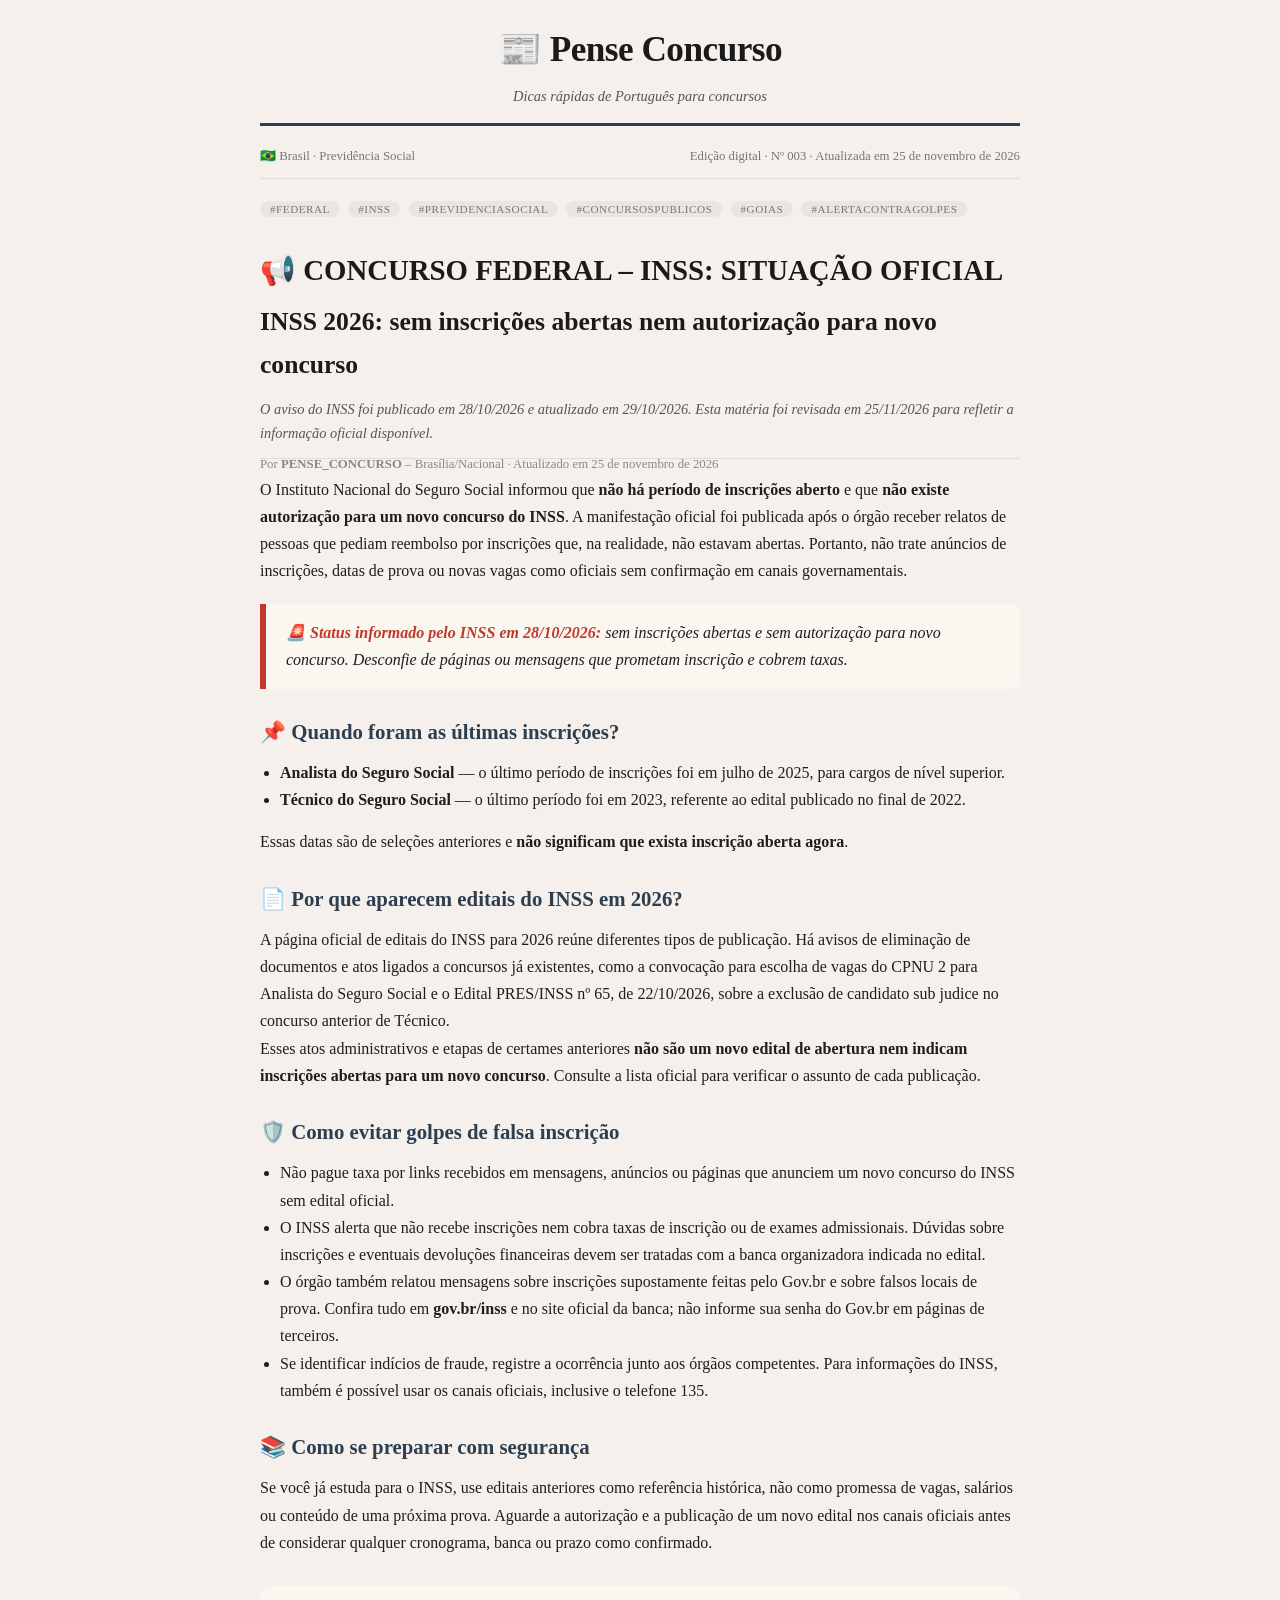
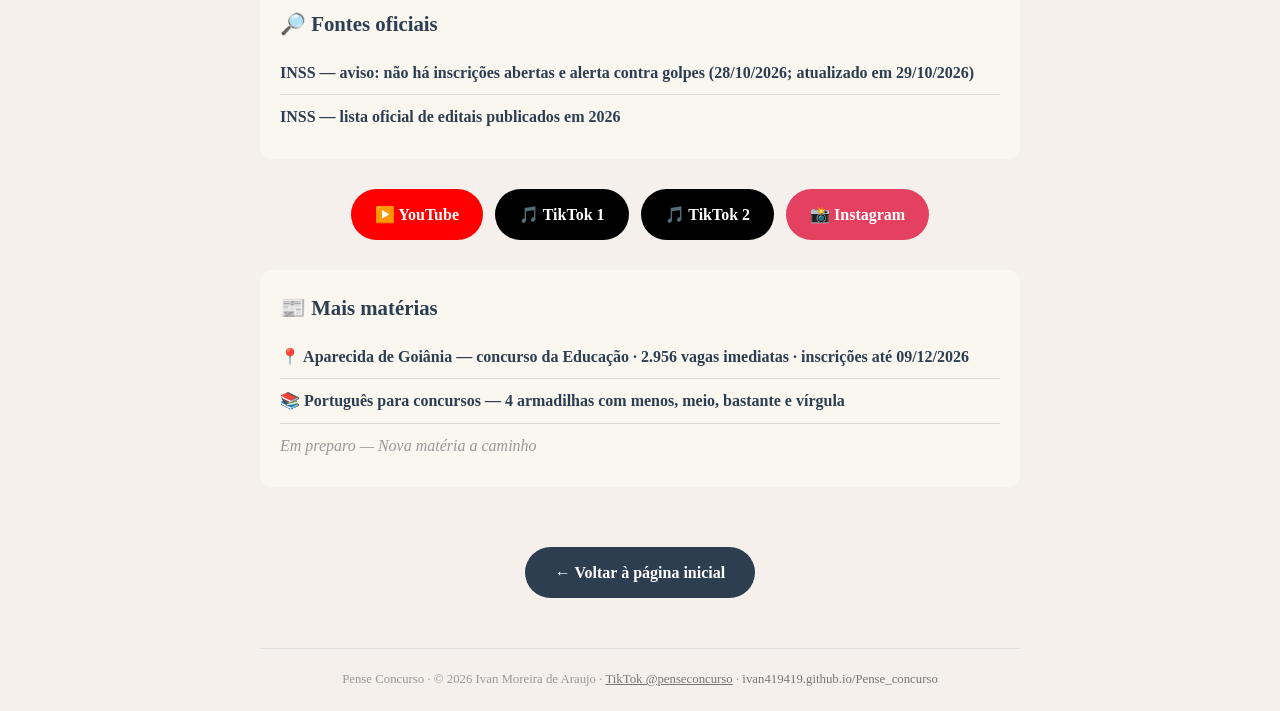
<file: inss2026.html>
<!DOCTYPE html>
<html lang="pt-BR">
<head>
    <meta charset="UTF-8">
    <meta name="viewport" content="width=device-width, initial-scale=1.0">
    <title>Concurso INSS 2026: situação oficial, inscrições e golpes | Pense Concurso</title>
    <meta name="description" content="Status oficial do concurso INSS em 25/11/2026: sem inscrições abertas e sem autorização para novo edital. Veja as datas dos últimos concursos e como evitar golpes.">
    <style>
        * {
            margin: 0;
            padding: 0;
            box-sizing: border-box;
        }
        body {
            font-family: 'Georgia', 'Times New Roman', serif;
            background: #f5f0eb;
            color: #1e1e1e;
            padding: 20px;
            max-width: 800px;
            margin: 0 auto;
            line-height: 1.7;
        }
        .header {
            text-align: center;
            border-bottom: 3px solid #2c3e50;
            padding-bottom: 15px;
            margin-bottom: 20px;
        }
        .header h1 {
            font-size: 2.2rem;
            font-weight: 700;
            letter-spacing: -0.5px;
            color: #1a1a1a;
        }
        .header .tagline {
            font-size: 0.9rem;
            color: #555;
            font-style: italic;
            margin-top: 4px;
        }
        .meta {
            display: flex;
            flex-wrap: wrap;
            justify-content: space-between;
            font-size: 0.8rem;
            color: #777;
            border-bottom: 1px solid #ddd;
            padding-bottom: 10px;
            margin-bottom: 20px;
        }
        .meta .tags span {
            background: #eae5df;
            padding: 2px 10px;
            border-radius: 12px;
            margin-right: 5px;
            font-size: 0.7rem;
            text-transform: uppercase;
            letter-spacing: 0.5px;
        }
        h2 {
            font-size: 1.8rem;
            margin: 25px 0 10px;
            color: #1a1a1a;
        }
        h3 {
            font-size: 1.3rem;
            margin: 25px 0 10px;
            color: #2c3e50;
        }
        .destaque {
            background: #faf6f0;
            border-left: 6px solid #c0392b;
            padding: 15px 20px;
            margin: 20px 0;
            font-style: italic;
            border-radius: 0 8px 8px 0;
        }
        .destaque strong {
            color: #c0392b;
        }
        .botao-voltar {
            display: inline-block;
            background: #2c3e50;
            color: white;
            padding: 12px 30px;
            border-radius: 30px;
            text-decoration: none;
            font-weight: bold;
            margin: 30px 0 20px;
        }
        .botao-voltar:hover {
            background: #c0392b;
        }
        .social-links {
            display: flex;
            flex-wrap: wrap;
            gap: 12px;
            justify-content: center;
            margin: 30px 0 20px;
        }
        .social-links a {
            padding: 12px 24px;
            border-radius: 30px;
            text-decoration: none;
            font-weight: bold;
            color: white;
            display: inline-block;
            transition: 0.2s;
        }
        .social-links a:hover {
            transform: scale(1.05);
            opacity: 0.9;
        }
        .yt { background: #FF0000; }
        .tt { background: #000000; }
        .ig { background: #E4405F; }

        .mais-materias {
            background: #faf6f0;
            padding: 20px;
            border-radius: 12px;
            margin: 30px 0;
        }
        .mais-materias h3 {
            margin-top: 0;
            color: #2c3e50;
        }
        .mais-materias ul {
            list-style: none;
            padding: 0;
        }
        .mais-materias li {
            padding: 8px 0;
            border-bottom: 1px solid #e0d8d0;
        }
        .mais-materias li:last-child {
            border-bottom: none;
        }
        .mais-materias a {
            color: #2c3e50;
            text-decoration: none;
            font-weight: bold;
        }
        .mais-materias a:hover {
            color: #c0392b;
        }

        footer {
            text-align: center;
            font-size: 0.8rem;
            color: #999;
            border-top: 1px solid #ddd;
            padding-top: 20px;
            margin-top: 30px;
        }
        @media (max-width: 600px) {
            .header h1 { font-size: 1.8rem; }
            h2 { font-size: 1.4rem; }
            .meta { flex-direction: column; align-items: center; gap: 5px; }
            .social-links a { padding: 10px 16px; font-size: 0.9rem; }
        }
    </style>
<!-- Cloudflare Web Analytics --><script type='module' src='https://static.cloudflareinsights.com/beacon.min.js' data-cf-beacon='{"token": "49c7e5d6283848708173839c3e692943"}'></script><!-- End Cloudflare Web Analytics -->
</head>
<body>

    <div class="header">
        <h1>📰 Pense Concurso</h1>
        <div class="tagline">Dicas rápidas de Português para concursos</div>
    </div>

    <div class="meta">
        <span>🇧🇷 Brasil · Previdência Social</span>
        <span>Edição digital · Nº 003 · Atualizada em 25 de novembro de 2026</span>
    </div>

    <div class="meta" style="border-bottom: none; padding-bottom: 0; margin-bottom: 10px;">
        <div class="tags">
    <span>#Federal</span>
    <span>#INSS</span>
    <span>#PrevidenciaSocial</span>
    <span>#ConcursosPublicos</span>
    <span>#Goias</span>
    <span>#AlertaContraGolpes</span>
</div>

    </div>

    <h2>📢 CONCURSO FEDERAL – INSS: SITUAÇÃO OFICIAL</h2>
    <h2 style="font-size:1.6rem; margin-top:-5px;">INSS 2026: sem inscrições abertas nem autorização para novo concurso</h2>

    <p style="color:#555; font-size:0.9rem; border-bottom:1px solid #ddd; padding-bottom:12px;">
        <em>O aviso do INSS foi publicado em 28/10/2026 e atualizado em 29/10/2026. Esta matéria foi revisada em 25/11/2026 para refletir a informação oficial disponível.</em>
    </p>
    <p style="font-size:0.8rem; color:#888; margin-top:-5px;">Por <strong>PENSE_CONCURSO</strong> – Brasília/Nacional · Atualizado em 25 de novembro de 2026</p>

    <p>O Instituto Nacional do Seguro Social informou que <strong>não há período de inscrições aberto</strong> e que <strong>não existe autorização para um novo concurso do INSS</strong>. A manifestação oficial foi publicada após o órgão receber relatos de pessoas que pediam reembolso por inscrições que, na realidade, não estavam abertas. Portanto, não trate anúncios de inscrições, datas de prova ou novas vagas como oficiais sem confirmação em canais governamentais.</p>

    <div class="destaque">
        <p>🚨 <strong>Status informado pelo INSS em 28/10/2026:</strong> sem inscrições abertas e sem autorização para novo concurso. Desconfie de páginas ou mensagens que prometam inscrição e cobrem taxas.</p>
    </div>

    <h3>📌 Quando foram as últimas inscrições?</h3>
    <ul style="margin:10px 0 15px 20px;">
        <li><strong>Analista do Seguro Social</strong> — o último período de inscrições foi em julho de 2025, para cargos de nível superior.</li>
        <li><strong>Técnico do Seguro Social</strong> — o último período foi em 2023, referente ao edital publicado no final de 2022.</li>
    </ul>
    <p>Essas datas são de seleções anteriores e <strong>não significam que exista inscrição aberta agora</strong>.</p>

    <h3>📄 Por que aparecem editais do INSS em 2026?</h3>
    <p>A página oficial de editais do INSS para 2026 reúne diferentes tipos de publicação. Há avisos de eliminação de documentos e atos ligados a concursos já existentes, como a convocação para escolha de vagas do CPNU 2 para Analista do Seguro Social e o Edital PRES/INSS nº 65, de 22/10/2026, sobre a exclusão de candidato sub judice no concurso anterior de Técnico.</p>
    <p>Esses atos administrativos e etapas de certames anteriores <strong>não são um novo edital de abertura nem indicam inscrições abertas para um novo concurso</strong>. Consulte a lista oficial para verificar o assunto de cada publicação.</p>

    <h3>🛡️ Como evitar golpes de falsa inscrição</h3>
    <ul style="margin:10px 0 15px 20px;">
        <li>Não pague taxa por links recebidos em mensagens, anúncios ou páginas que anunciem um novo concurso do INSS sem edital oficial.</li>
        <li>O INSS alerta que não recebe inscrições nem cobra taxas de inscrição ou de exames admissionais. Dúvidas sobre inscrições e eventuais devoluções financeiras devem ser tratadas com a banca organizadora indicada no edital.</li>
        <li>O órgão também relatou mensagens sobre inscrições supostamente feitas pelo Gov.br e sobre falsos locais de prova. Confira tudo em <strong>gov.br/inss</strong> e no site oficial da banca; não informe sua senha do Gov.br em páginas de terceiros.</li>
        <li>Se identificar indícios de fraude, registre a ocorrência junto aos órgãos competentes. Para informações do INSS, também é possível usar os canais oficiais, inclusive o telefone 135.</li>
    </ul>

    <h3>📚 Como se preparar com segurança</h3>
    <p>Se você já estuda para o INSS, use editais anteriores como referência histórica, não como promessa de vagas, salários ou conteúdo de uma próxima prova. Aguarde a autorização e a publicação de um novo edital nos canais oficiais antes de considerar qualquer cronograma, banca ou prazo como confirmado.</p>

    <div class="mais-materias">
        <h3>🔎 Fontes oficiais</h3>
        <ul>
            <li><a href="https://www.gov.br/inss/pt-br/assuntos/noticias/atencao-nao-ha-inscricoes-abertas-para-concurso-do-inss-cuidado-com-golpes" target="_blank" rel="noopener noreferrer">INSS — aviso: não há inscrições abertas e alerta contra golpes (28/10/2026; atualizado em 29/10/2026)</a></li>
            <li><a href="https://www.gov.br/inss/pt-br/centrais-de-conteudo/legislacao/edital/2026" target="_blank" rel="noopener noreferrer">INSS — lista oficial de editais publicados em 2026</a></li>
        </ul>
    </div>

    <div class="social-links">
        <a href="https://www.youtube.com/@contextorapido" target="_blank" class="yt">▶️ YouTube</a>
        <a href="https://www.tiktok.com/@isadora_moreira_silva" target="_blank" class="tt">🎵 TikTok 1</a>
        <a href="https://www.tiktok.com/@videosanos80" target="_blank" class="tt">🎵 TikTok 2</a>
        <a href="https://www.instagram.com/pense__concurso" target="_blank" class="ig">📸 Instagram</a>
    </div>

    <div class="mais-materias">
        <h3>📰 Mais matérias</h3>
        <ul>
            <li><a href="index.html">📍 Aparecida de Goiânia — concurso da Educação · 2.956 vagas imediatas · inscrições até 09/12/2026</a></li>
            <li><a href="adverbios-concursos.html">📚 Português para concursos — 4 armadilhas com menos, meio, bastante e vírgula</a></li>
            <li><em style="color:#999;">Em preparo — Nova matéria a caminho</em></li>
        </ul>
    </div>

    <div id="disqus_thread"></div>
    <script>
        var disqus_config = function () {
            this.page.url = window.location.href;
            this.page.identifier = 'inss2026';
        };
        (function() {
            var d = document, s = d.createElement('script');
            s.src = 'https://Penseconcurso.disqus.com/embed.js';
            s.setAttribute('data-timestamp', +new Date());
            (d.head || d.body).appendChild(s);
        })();
    </script>
    <noscript>Ative o JavaScript para ver os <a href="https://disqus.com/?ref_noscript">comentários do Disqus</a>.</noscript>

    <div style="text-align: center; margin: 25px 0 10px;">
        <a href="index.html" class="botao-voltar">← Voltar à página inicial</a>
    </div>

    <footer>
        Pense Concurso · © 2026 Ivan Moreira de Araujo · <a href="https://www.tiktok.com/@penseconcurso" target="_blank" rel="noopener noreferrer" style="color:#777;">TikTok @penseconcurso</a> · <a href="https://ivan419419.github.io/Pense_concurso/" style="color:#777; text-decoration:none;">ivan419419.github.io/Pense_concurso</a>
    </footer>

</body>
</html>
</file>
<file: style.css>
:root{
    --ink:#0F1E38;
    --ink-light:#16294A;
    --paper:#FBF7EC;
    --paper-dim:#F1ECDC;
    --gold:#C99A3B;
    --gold-dark:#8A6A22;
    --teal:#2F6F63;
    --stamp:#A23B2E;
    --text-dark:#20201C;
    --text-muted:#6B6A63;
    --rule: rgba(15,30,56,0.14);
  }
  *{box-sizing:border-box;}
  body{
    margin:0;
    background:var(--ink);
    color:var(--paper);
    font-family:'IBM Plex Sans', sans-serif;
  }
  a{color:inherit;}

  /* ---------- top bar ---------- */
  .topbar{
    max-width:920px;
    margin:0 auto;
    padding:28px 24px 18px;
    display:flex;
    align-items:baseline;
    justify-content:space-between;
    border-bottom:1px solid rgba(251,247,236,0.16);
  }
  .brand{
    font-family:'Fraunces', serif;
    font-weight:700;
    font-size:22px;
    letter-spacing:0.01em;
  }
  .brand span{color:var(--gold);}
  .tagline{
    font-size:12.5px;
    color:rgba(251,247,236,0.6);
    font-family:'IBM Plex Mono', monospace;
    text-transform:uppercase;
    letter-spacing:0.06em;
  }

  /* ---------- hero ---------- */
  .hero{
    max-width:920px;
    margin:0 auto;
    padding:56px 24px 40px;
    display:grid;
    grid-template-columns:1fr 170px;
    gap:36px;
    align-items:center;
  }
  .eyebrow{
    font-family:'IBM Plex Mono', monospace;
    font-size:12.5px;
    letter-spacing:0.09em;
    text-transform:uppercase;
    color:var(--gold);
    margin:0 0 14px;
  }
  h1{
    font-family:'Fraunces', serif;
    font-weight:600;
    font-size:40px;
    line-height:1.12;
    margin:0 0 18px;
    color:var(--paper);
  }
  .dek{
    font-size:16.5px;
    line-height:1.6;
    color:rgba(251,247,236,0.78);
    margin:0;
    max-width:52ch;
  }
  .stamp{
    width:150px;
    height:150px;
    border-radius:50%;
    border:2.5px solid var(--gold);
    display:flex;
    flex-direction:column;
    align-items:center;
    justify-content:center;
    transform:rotate(-8deg);
    font-family:'IBM Plex Mono', monospace;
    color:var(--gold);
    text-align:center;
    flex-shrink:0;
  }
  .stamp .num{
    font-family:'Fraunces', serif;
    font-weight:700;
    font-size:34px;
    line-height:1;
  }
  .stamp .lbl{
    font-size:10.5px;
    letter-spacing:0.08em;
    margin-top:6px;
  }

  /* ---------- paper section ---------- */
  .paper{
    background:var(--paper);
    color:var(--text-dark);
  }
  .paper-inner{
    max-width:920px;
    margin:0 auto;
    padding:44px 24px 20px;
  }

  /* quick facts strip */
  .facts{
    display:grid;
    grid-template-columns:repeat(4,1fr);
    gap:1px;
    background:var(--rule);
    border:1px solid var(--rule);
    margin-bottom:48px;
  }
  .fact{
    background:var(--paper);
    padding:18px 16px;
  }
  .fact .k{
    font-family:'IBM Plex Mono', monospace;
    font-size:10.5px;
    letter-spacing:0.06em;
    text-transform:uppercase;
    color:var(--text-muted);
    margin-bottom:8px;
  }
  .fact .v{
    font-family:'Fraunces', serif;
    font-weight:600;
    font-size:19px;
    line-height:1.25;
  }

  /* article body, gazette style */
  .article{
    max-width:640px;
    margin:0 auto 8px;
    font-size:16.5px;
    line-height:1.75;
  }
  .article p{margin:0 0 22px;}
  .clause{
    display:grid;
    grid-template-columns:64px 1fr;
    gap:18px;
    margin-bottom:34px;
    padding-bottom:34px;
    border-bottom:1px solid var(--rule);
  }
  .clause:last-child{border-bottom:none;}
  .clause .art{
    font-family:'Fraunces', serif;
    font-weight:600;
    font-size:15px;
    color:var(--gold-dark);
    padding-top:3px;
  }
  .clause h2{
    font-family:'Fraunces', serif;
    font-weight:600;
    font-size:21px;
    margin:0 0 12px;
    color:var(--ink);
  }
  .clause p{margin:0 0 14px;}
  .clause ul{margin:0 0 14px;padding-left:20px;}
  .clause li{margin-bottom:6px;}
  .highlight{
    background:rgba(201,154,59,0.14);
    padding:2px 5px;
    border-radius:2px;
  }
  .callout{
    border-left:3px solid var(--stamp);
    background:rgba(162,59,46,0.06);
    padding:14px 18px;
    font-size:15px;
    color:var(--text-dark);
    margin:0 0 14px;
  }
  .callout b{color:var(--stamp);}

  /* sources */
  .sources{
    max-width:640px;
    margin:0 auto 56px;
    padding-top:28px;
    border-top:1px solid var(--rule);
  }
  .sources .k{
    font-family:'IBM Plex Mono', monospace;
    font-size:10.5px;
    letter-spacing:0.06em;
    text-transform:uppercase;
    color:var(--text-muted);
    margin-bottom:10px;
  }
  .sources ul{margin:0;padding-left:18px;font-size:13.5px;color:var(--text-muted);}
  .sources li{margin-bottom:5px;}

  /* upcoming */
  .upcoming{
    background:var(--ink-light);
    color:var(--paper);
  }
  .upcoming-inner{
    max-width:920px;
    margin:0 auto;
    padding:48px 24px 56px;
  }
  .upcoming h3{
    font-family:'Fraunces', serif;
    font-weight:600;
    font-size:20px;
    margin:0 0 6px;
  }
  .upcoming p{
    font-size:14.5px;
    color:rgba(251,247,236,0.66);
    margin:0 0 24px;
    max-width:52ch;
  }
  .ghost-list{
    display:grid;
    gap:1px;
    background:rgba(251,247,236,0.14);
    border:1px solid rgba(251,247,236,0.14);
  }
  .ghost-row{
    background:var(--ink-light);
    padding:14px 16px;
    display:flex;
    justify-content:space-between;
    gap:12px;
    font-size:13.5px;
    color:rgba(251,247,236,0.5);
    font-family:'IBM Plex Mono', monospace;
  }
  .ghost-row.article-link{color:var(--paper);text-decoration:none;}
  .ghost-row.article-link span:first-child{min-width:0;}
  .ghost-row.article-link:hover{color:var(--gold);}
  .ghost-row.article-link:focus-visible{outline:2px solid var(--gold);outline-offset:3px;}

  footer{
    max-width:920px;
    margin:0 auto;
    padding:26px 24px 40px;
    font-size:12.5px;
    color:rgba(251,247,236,0.4);
    display:flex;
    justify-content:space-between;
    flex-wrap:wrap;
    gap:10px;
  }

  /* modest, separate job-vacancy information */
  .jobs{
    margin-top:42px;
    padding-top:28px;
    border-top:1px solid rgba(251,247,236,0.16);
  }
  .jobs-head{
    display:grid;
    grid-template-columns:1fr 150px;
    gap:24px;
    align-items:center;
  }
  .jobs-k{
    font-family:'IBM Plex Mono', monospace;
    font-size:10.5px;
    letter-spacing:0.08em;
    text-transform:uppercase;
    color:var(--gold);
    margin:0 0 8px;
  }
  .jobs h3{margin:0 0 8px;}
  .upcoming .jobs-intro{
    margin:0;
    font-size:13.5px;
    line-height:1.6;
    color:rgba(251,247,236,0.68);
  }
  .jobs-count{
    border-left:1px solid rgba(251,247,236,0.2);
    padding-left:22px;
    color:var(--gold);
  }
  .jobs-count strong{
    display:block;
    font-family:'Fraunces', serif;
    font-size:34px;
    line-height:1;
  }
  .jobs-count span{
    display:block;
    margin-top:6px;
    font-family:'IBM Plex Mono', monospace;
    font-size:10px;
    line-height:1.5;
    letter-spacing:0.04em;
    text-transform:uppercase;
  }
  .jobs-update{
    max-width:78ch;
    margin:18px 0 14px;
    font-size:12.5px;
    line-height:1.6;
    color:rgba(251,247,236,0.6);
  }
  .jobs-roles{
    display:grid;
    grid-template-columns:repeat(2,1fr);
    gap:1px;
    margin:0;
    padding:0;
    list-style:none;
    background:rgba(251,247,236,0.14);
    border:1px solid rgba(251,247,236,0.14);
  }
  .jobs-roles li{
    display:flex;
    justify-content:space-between;
    gap:12px;
    padding:10px 12px;
    background:var(--ink-light);
    font-size:12.5px;
    line-height:1.45;
    color:rgba(251,247,236,0.82);
  }
  .jobs-roles strong{
    flex-shrink:0;
    color:var(--gold);
    font-family:'IBM Plex Mono', monospace;
  }
  .jobs-actions{
    display:flex;
    flex-wrap:wrap;
    gap:10px 22px;
    margin:17px 0 24px;
  }
  .jobs-actions a{
    color:var(--gold);
    font-size:13px;
    font-weight:600;
    text-decoration:none;
  }
  .jobs-actions a:hover{text-decoration:underline;}
  .jobs-sine{
    border-top:1px solid rgba(251,247,236,0.14);
    padding-top:17px;
  }
  .jobs-sine h4{
    font-family:'Fraunces', serif;
    font-size:15px;
    font-weight:600;
    margin:0 0 12px;
  }
  .jobs-links{
    display:grid;
    grid-template-columns:repeat(2,1fr);
    gap:18px;
  }
  .jobs-links p{
    margin:0;
    font-size:12.5px;
    line-height:1.6;
    color:rgba(251,247,236,0.62);
  }
  .jobs-links a{color:var(--paper);font-weight:600;}
  .jobs-links span{color:rgba(251,247,236,0.55);}

  @media (max-width:640px){
    .hero{grid-template-columns:1fr;}
    .stamp{transform:rotate(-6deg);width:120px;height:120px;}
    .stamp .num{font-size:26px;}
    h1{font-size:30px;}
    .facts{grid-template-columns:repeat(2,1fr);}
    .clause{grid-template-columns:1fr;gap:6px;}
    .jobs-head{grid-template-columns:1fr;gap:16px;}
    .jobs-count{display:flex;align-items:baseline;gap:12px;border-left:0;padding-left:0;}
    .jobs-count strong{font-size:28px;}
    .jobs-count span{margin-top:0;}
    .jobs-roles,.jobs-links{grid-template-columns:1fr;}
  }
</file>
